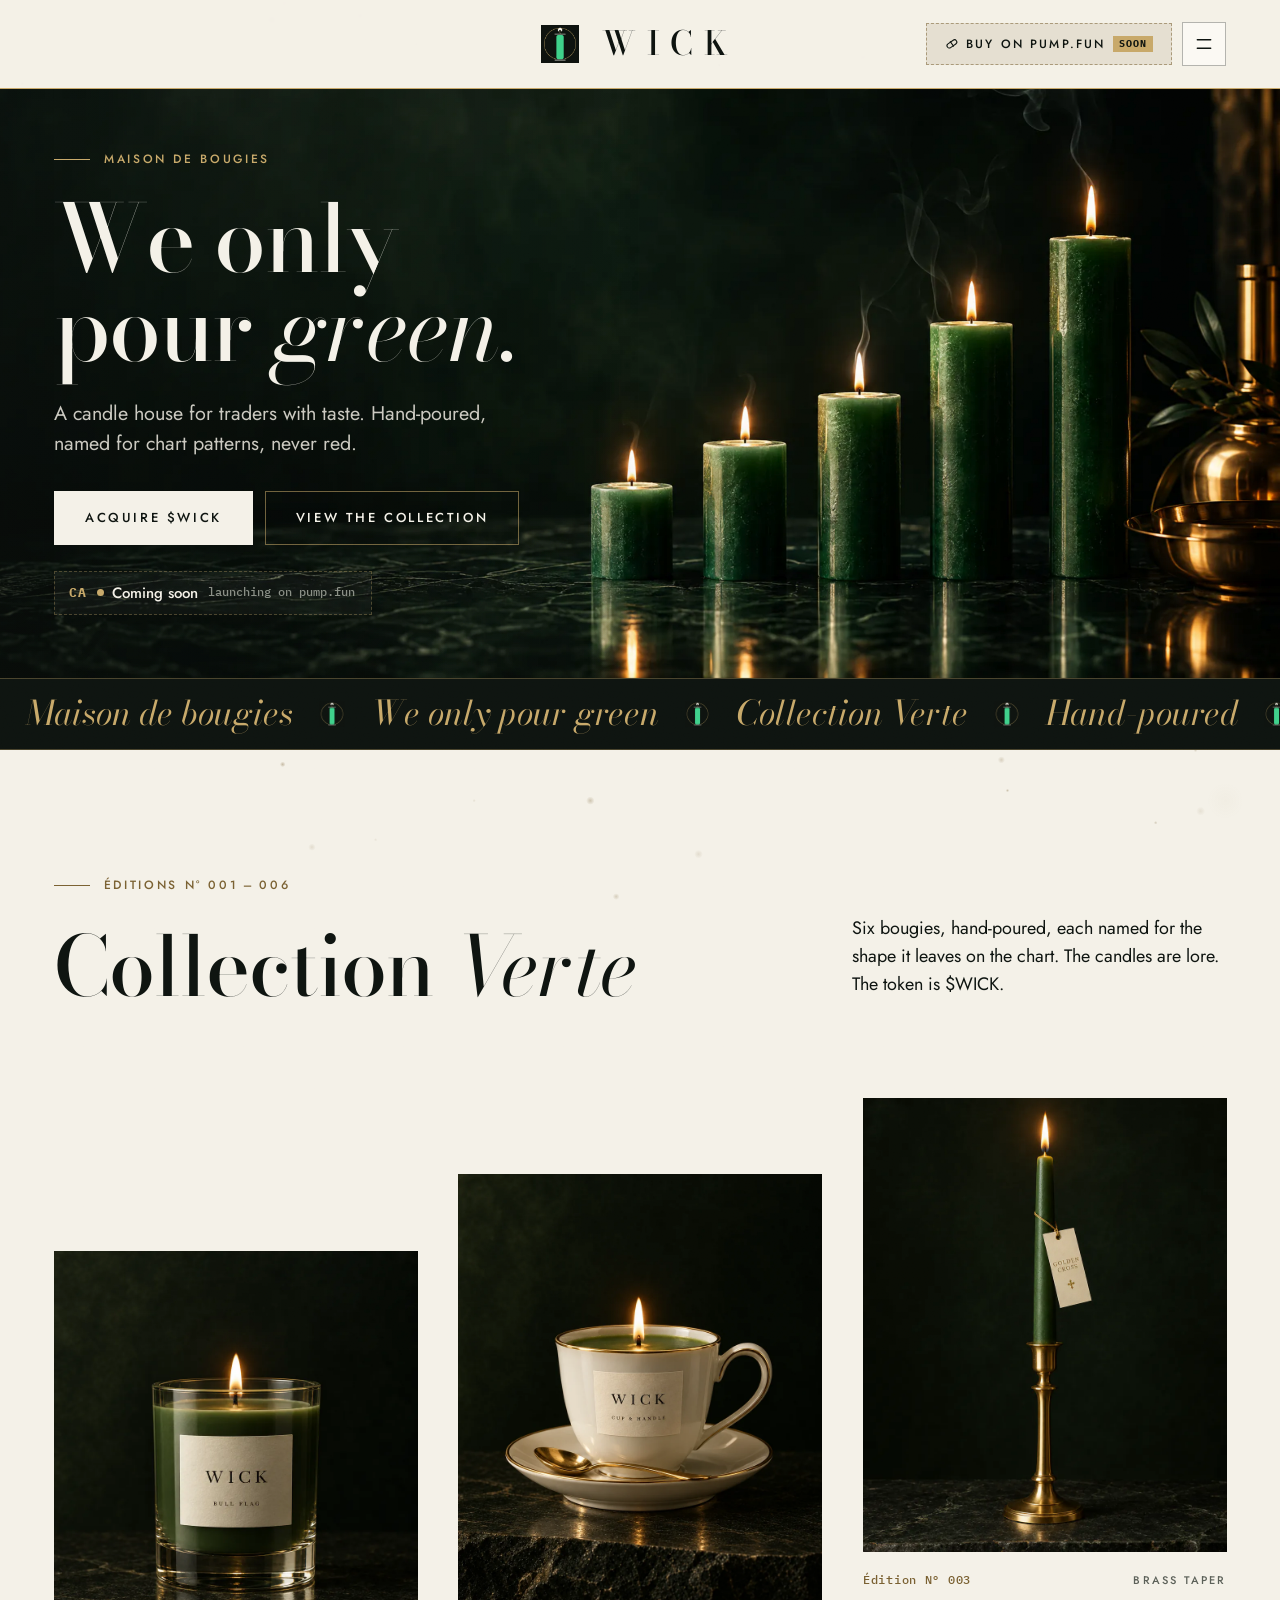
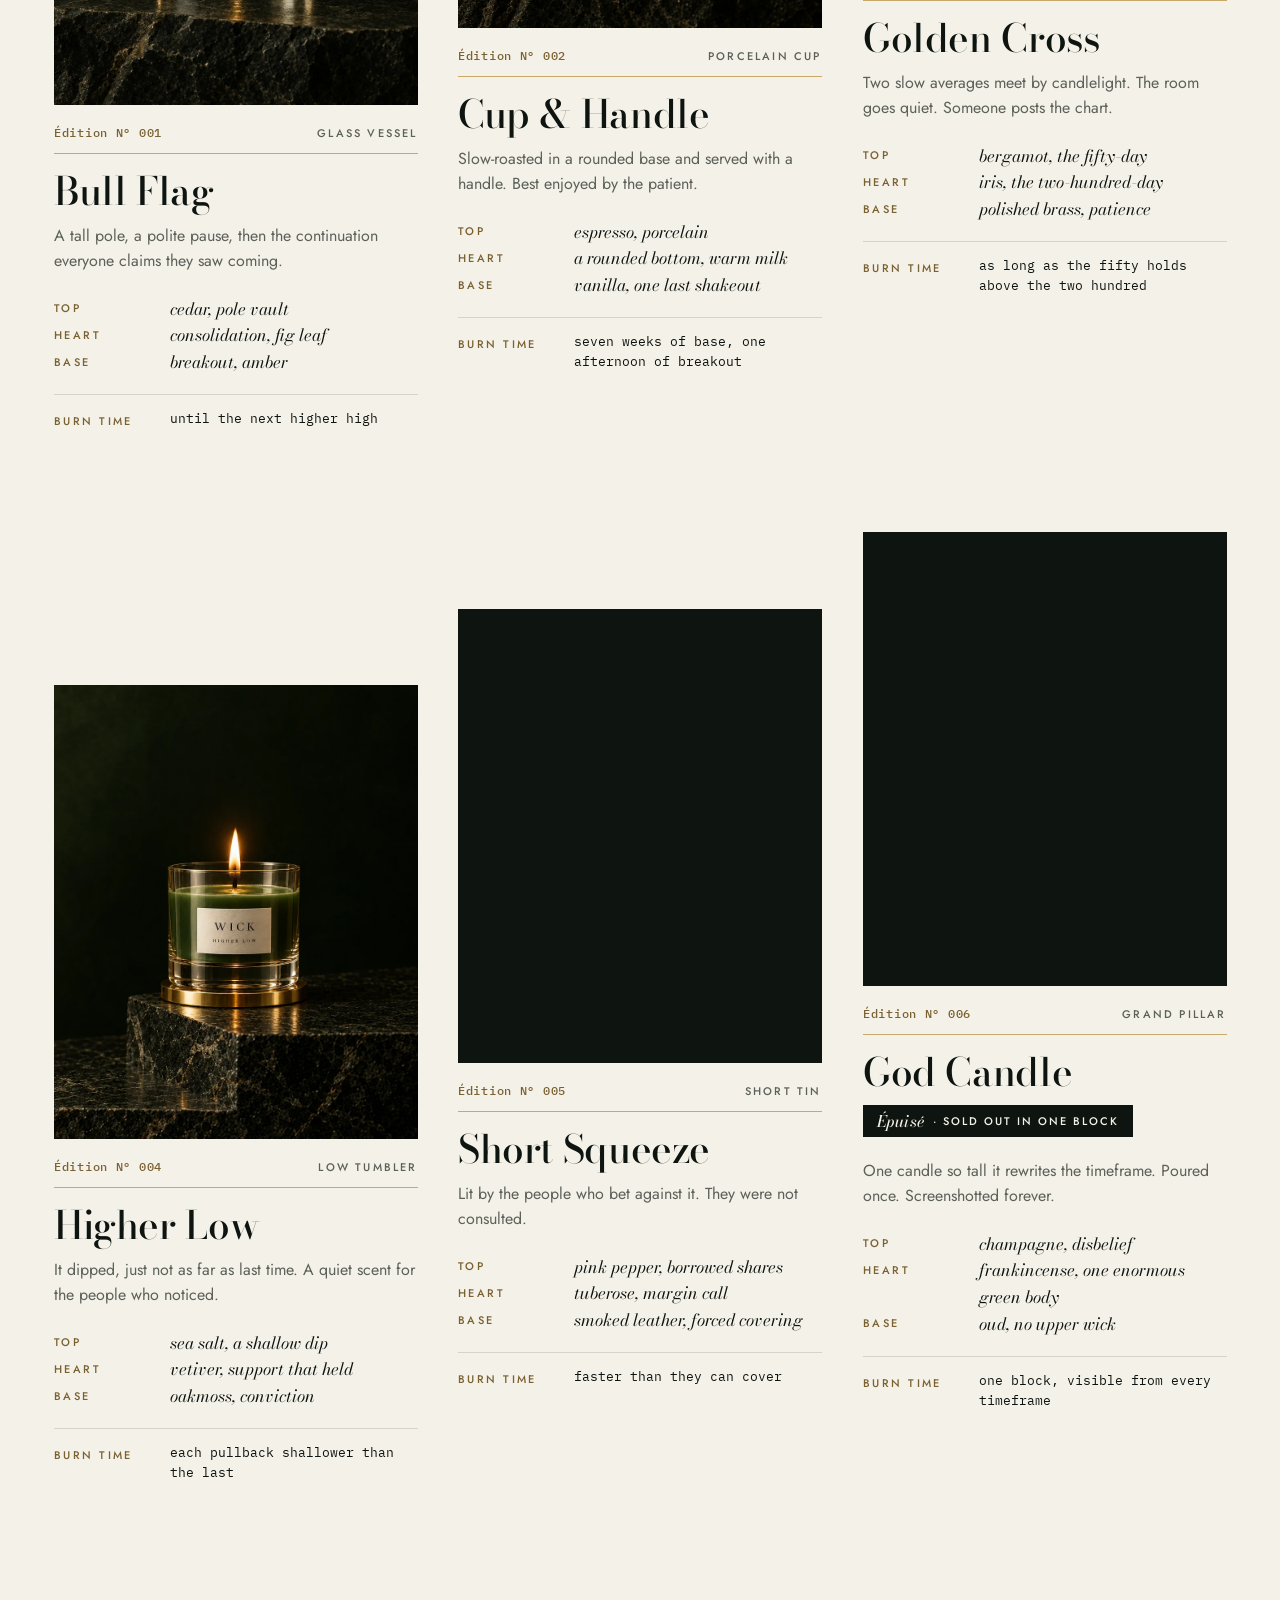
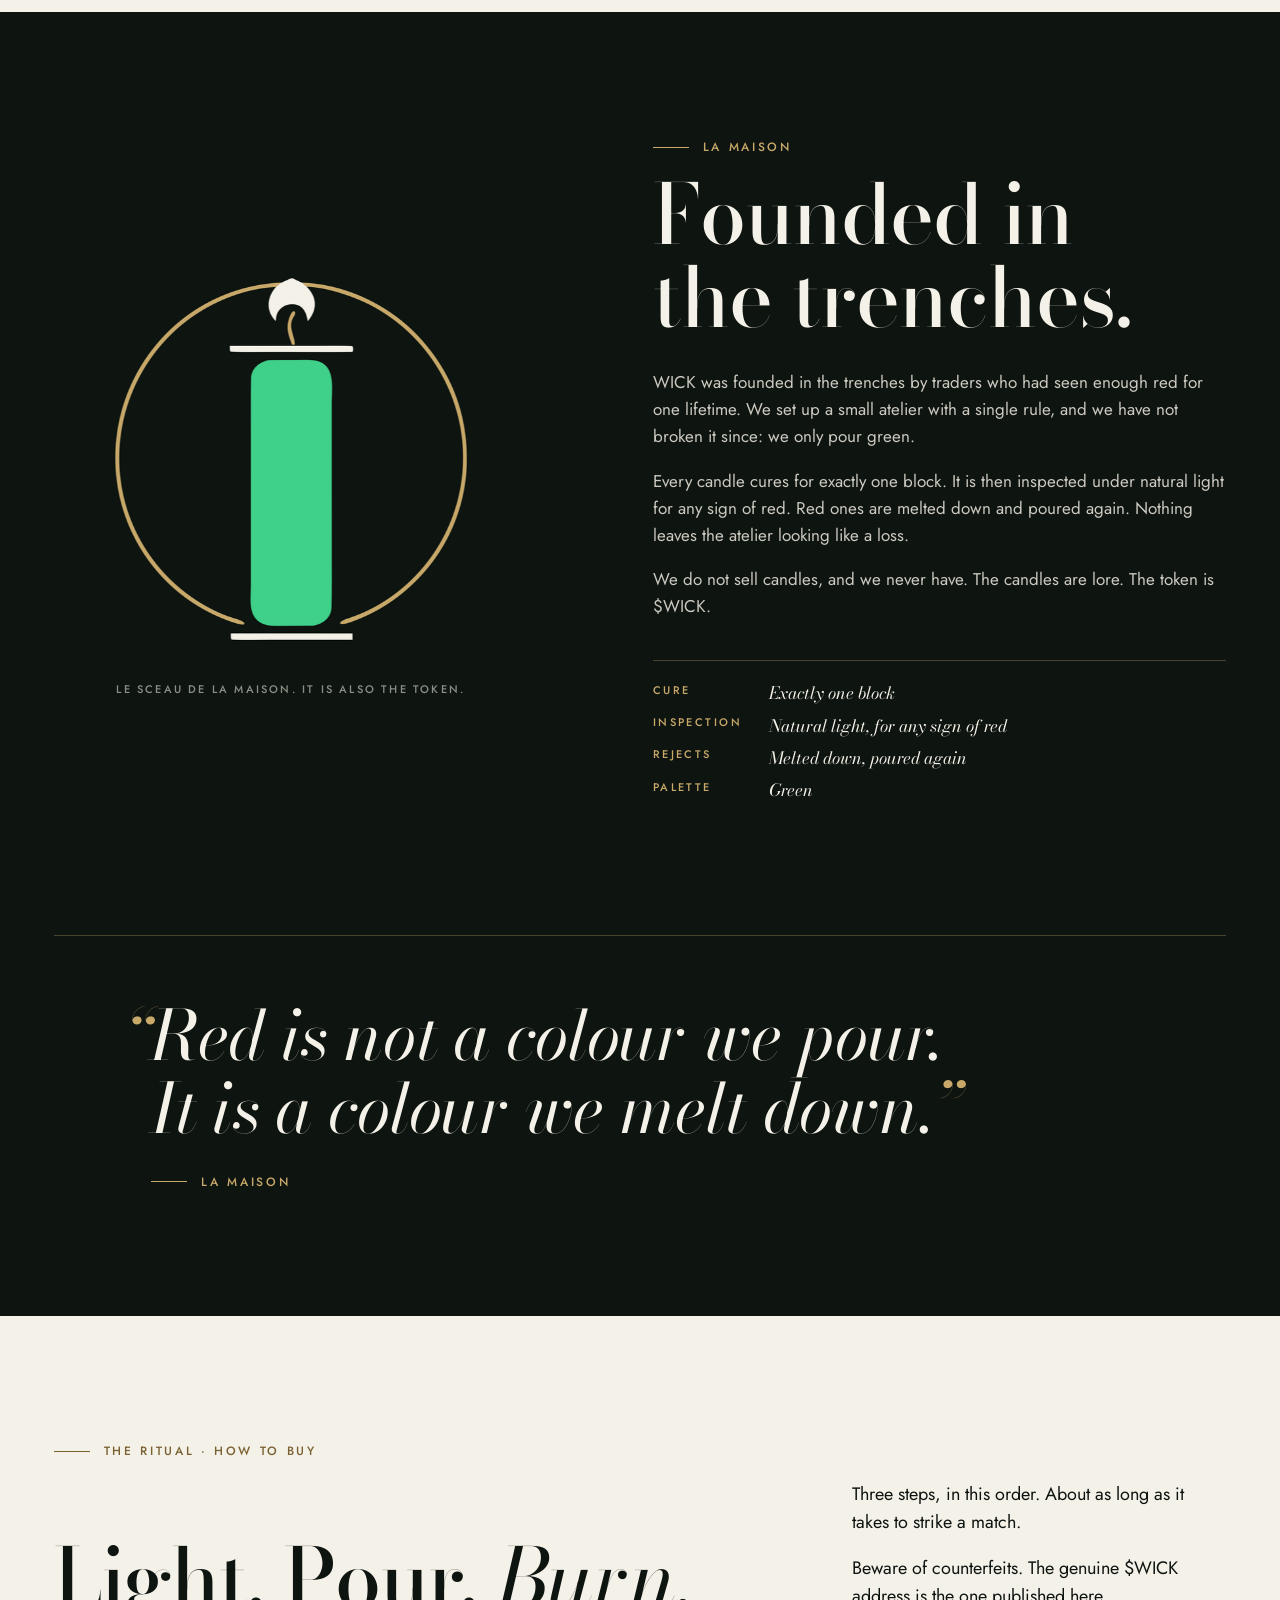
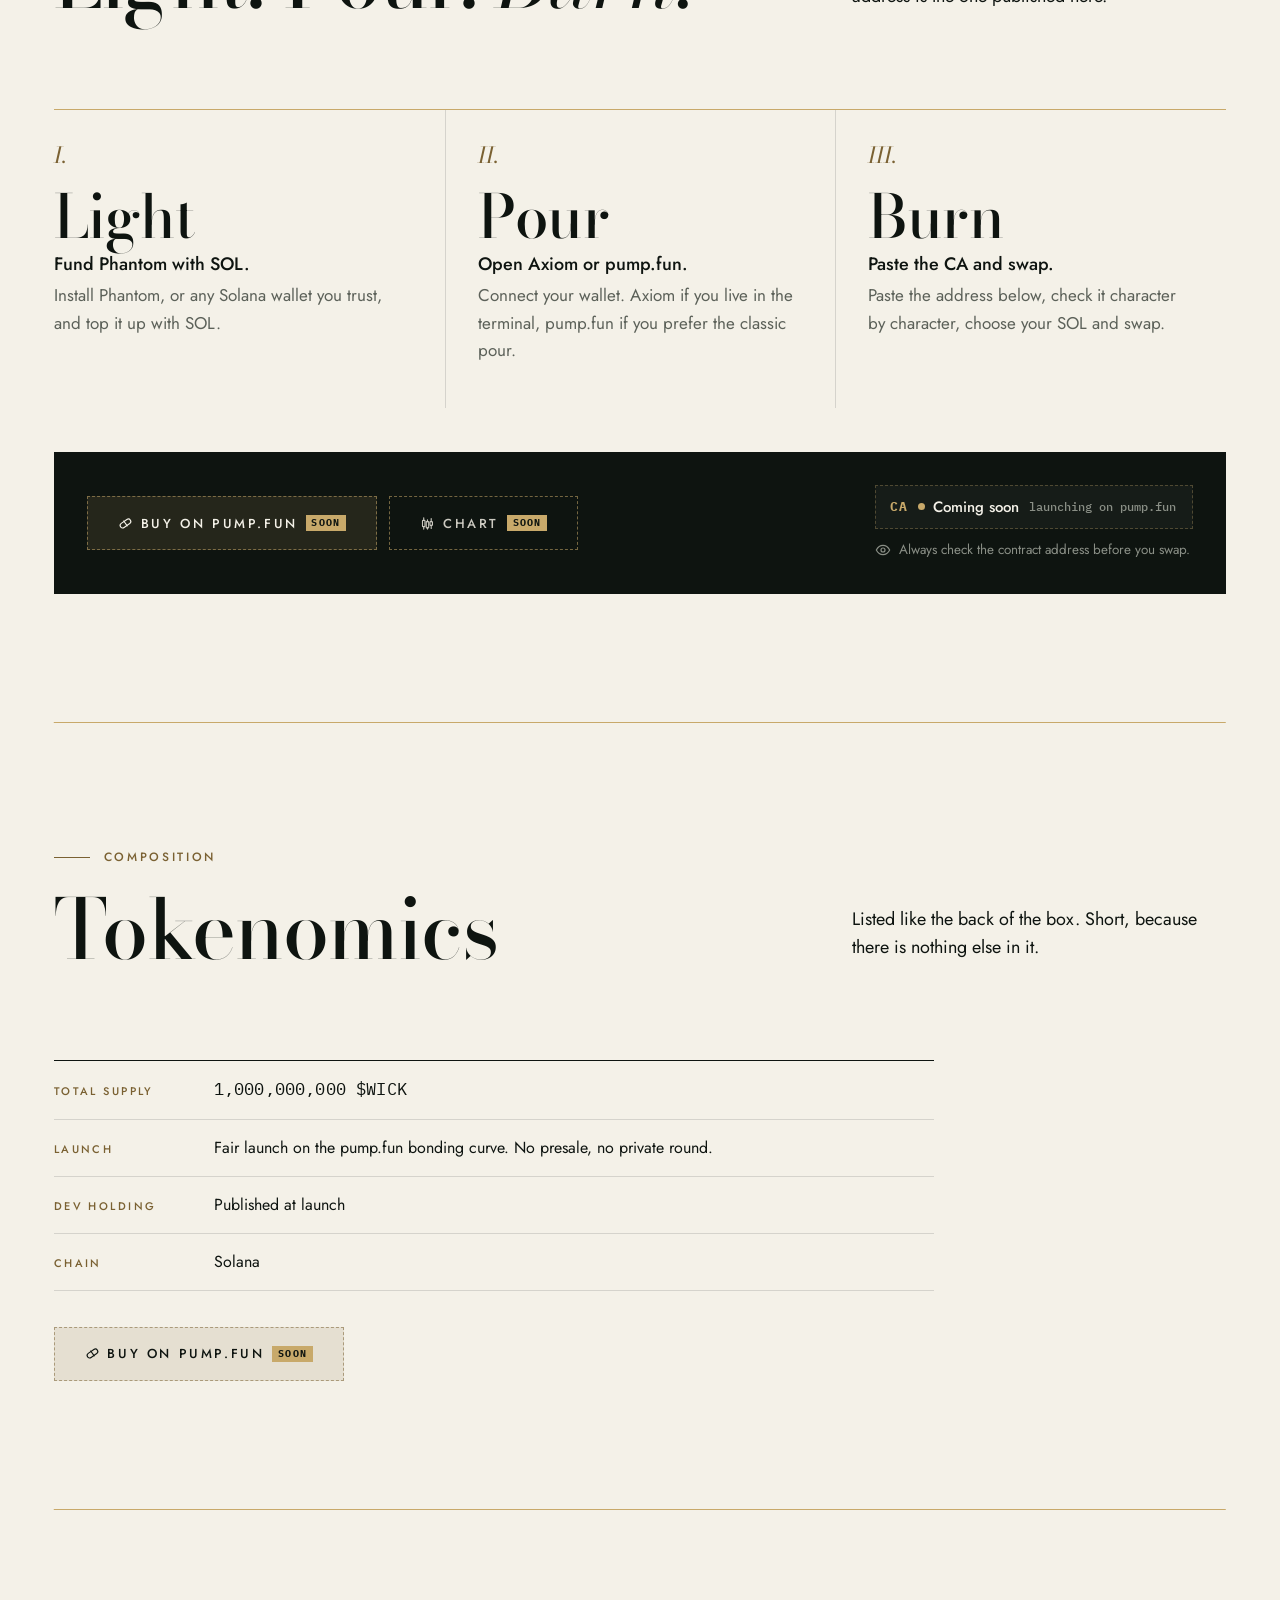
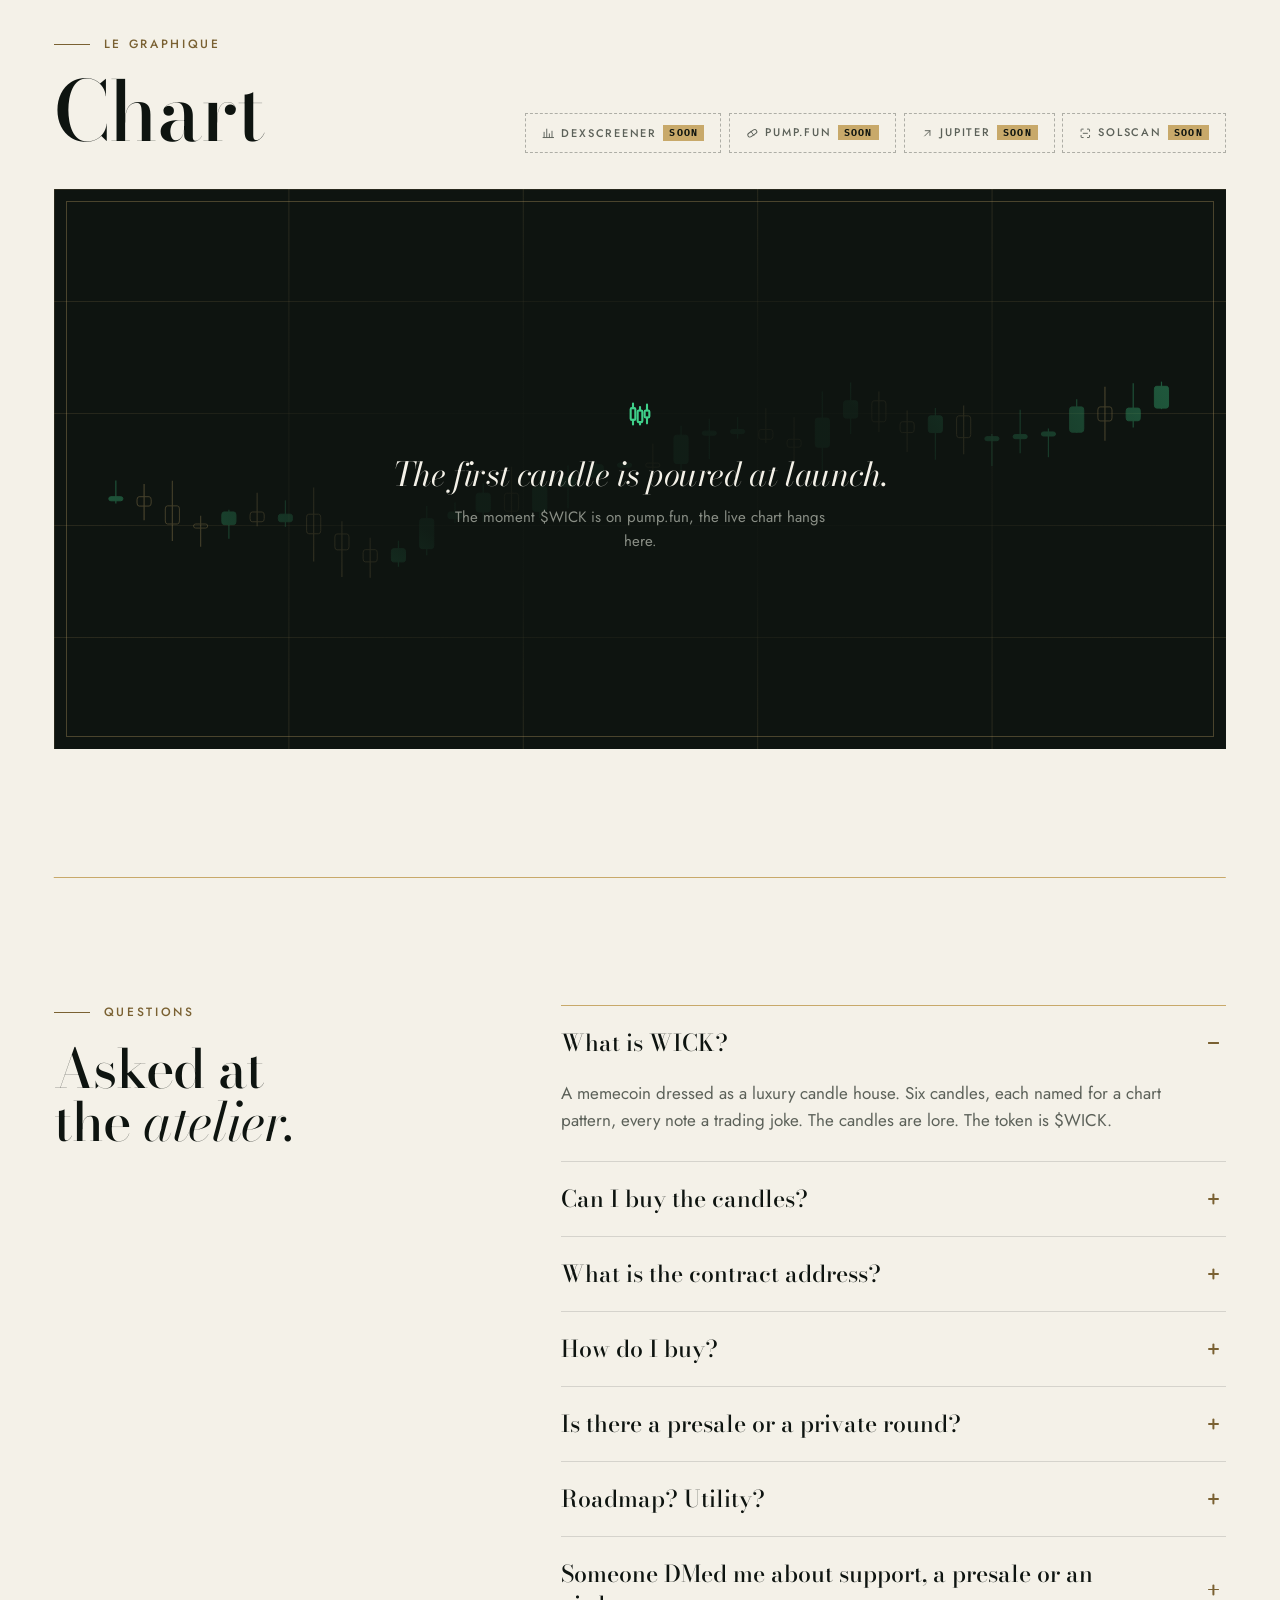
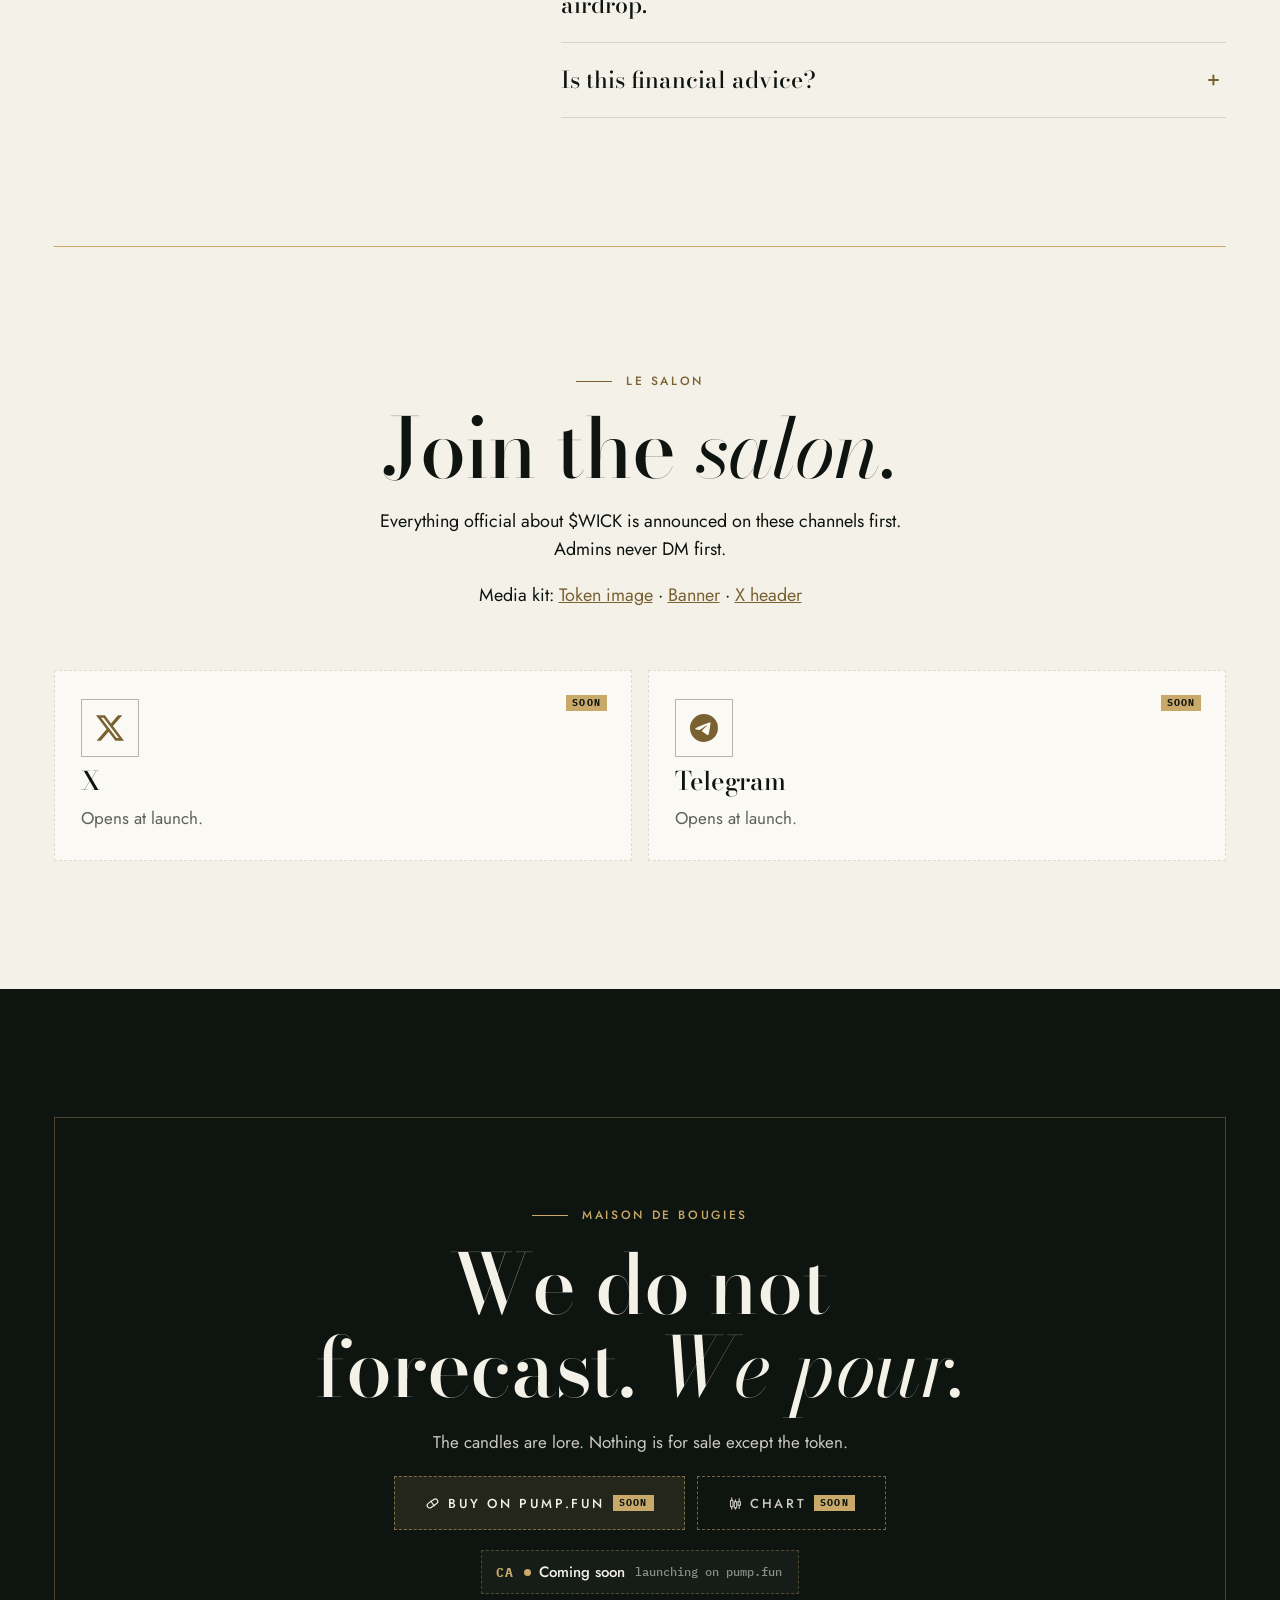
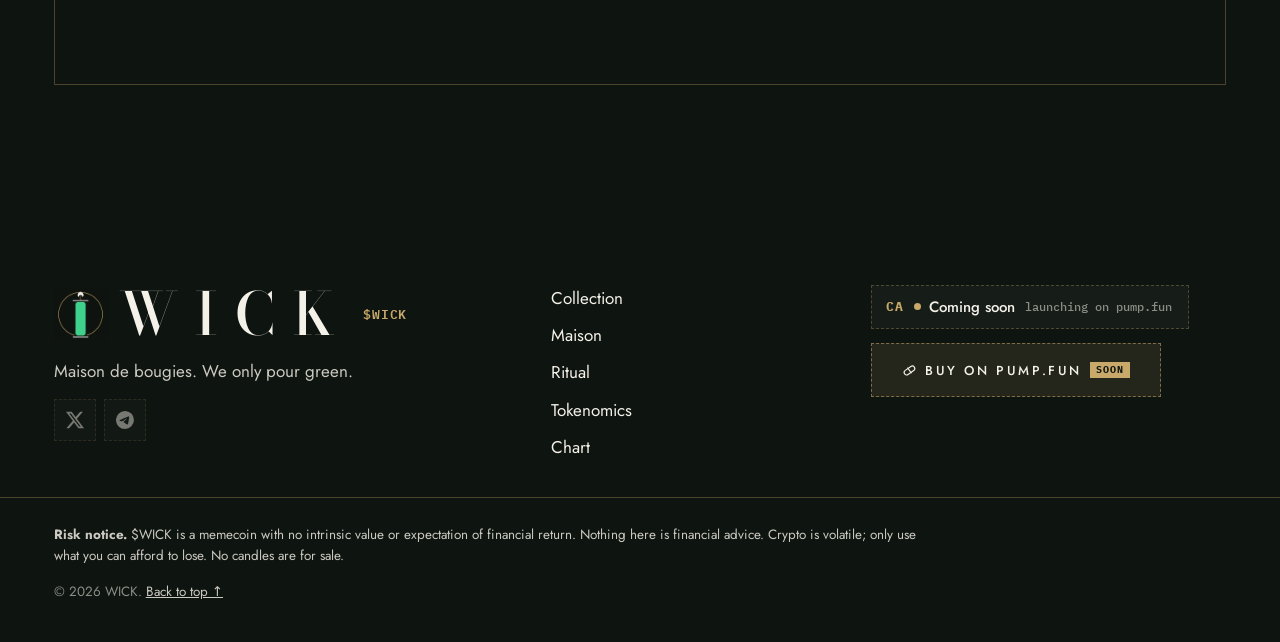
<file: index.html>
<!doctype html>
<html lang="en" class="no-js" data-theme="luxe" data-mode="light" data-effect="dust" data-cursor="none" data-launched="false">
<head>
<meta charset="utf-8">
<meta name="viewport" content="width=device-width, initial-scale=1, viewport-fit=cover">
<title>WICK ($WICK) · Maison de bougies. We only pour green.</title>
<meta name="description" content="The luxury candle house that only pours green candles. Six bougies, each named for a chart pattern. The candles are lore; the token is $WICK on Solana.">

<meta name="theme-color" content="#F4F1E8">


<meta property="og:type" content="website">
<meta property="og:site_name" content="WICK">
<meta property="og:title" content="WICK ($WICK) · Maison de bougies. We only pour green.">
<meta property="og:description" content="The luxury candle house that only pours green candles. Six bougies, each named for a chart pattern. The candles are lore; the token is $WICK on Solana.">

<meta property="og:image" content="images/kit/og.png">
<meta property="og:image:width" content="1200">
<meta property="og:image:height" content="630">
<meta property="og:image:alt" content="WICK ($WICK)">
<meta name="twitter:card" content="summary_large_image">
<meta name="twitter:title" content="WICK ($WICK) · Maison de bougies. We only pour green.">
<meta name="twitter:description" content="The luxury candle house that only pours green candles. Six bougies, each named for a chart pattern. The candles are lore; the token is $WICK on Solana.">
<meta name="twitter:image" content="images/kit/og.png">

<link rel="icon" href="images/kit/favicon.ico" sizes="any">
<link rel="icon" type="image/png" sizes="32x32" href="images/kit/favicon-32.png">
<link rel="apple-touch-icon" href="images/kit/apple-touch-icon.png">
<link rel="manifest" href="site.webmanifest">
<link rel="preconnect" href="https://fonts.googleapis.com">
<link rel="preconnect" href="https://fonts.gstatic.com" crossorigin>
<link rel="stylesheet" href="https://fonts.googleapis.com/css2?family=Bodoni+Moda:ital,opsz,wght@0,6..96,400..800;1,6..96,400..800&amp;family=Jost:wght@300;400;500;600&amp;family=IBM+Plex+Mono:wght@400;500&amp;display=swap">
<link rel="stylesheet" href="engine/engine.css?v=1.0.0-mvjtff9j">
<link rel="stylesheet" href="engine/themes/luxe.css?v=1.0.0-mvjtff9j">

<script>document.documentElement.classList.replace("no-js","js")</script>
<script type="application/ld+json">{"@context":"https://schema.org","@type":"WebSite","name":"WICK ($WICK)","description":"The luxury candle house that only pours green candles. Six bougies, each named for a chart pattern. The candles are lore; the token is $WICK on Solana."}</script>
<script defer src="https://meridian-collect.vercel.app/m.js?s=wick-boutique"></script>
</head>
<body>
<a class="skip" href="#main">Skip to content</a>
<div class="loader" data-loader aria-hidden="true">
        <div class="loader__mark"><img src="images/logo.webp" alt=""><canvas data-loader-canvas></canvas></div>
        <div class="loader__name">WICK</div>
        <div class="loader__bar"><span data-loader-bar></span></div>
        <div class="loader__status">Pouring green</div>
      </div>
<canvas class="fx" data-fx aria-hidden="true"></canvas>
<div class="grain" aria-hidden="true"></div>
<div class="progress" data-progress aria-hidden="true"></div>
<div class="cursor-glow" data-cursor aria-hidden="true"></div>

<header class="nav" data-nav>
  <div class="container nav__inner">
    <a class="nav__brand" href="#home" aria-label="WICK home">
      <img class="nav__logo" src="images/logo.webp" alt="" width="36" height="36">
      <span class="nav__name">WICK</span>
    </a>
    <nav class="nav__links" aria-label="Sections"><a href="#collection" data-spy="collection">Collection</a><a href="#maison" data-spy="maison">Maison</a><a href="#acquire" data-spy="acquire">Ritual</a><a href="#tokenomics" data-spy="tokenomics">Tokenomics</a><a href="#chart" data-spy="chart">Chart</a></nav>
    <div class="nav__actions">
      
      <button type="button" class="btn btn--primary btn--sm btn--soon" data-soon="buy" aria-disabled="true" data-tip="Goes live at launch"><svg class="i " viewBox="0 0 24 24" fill="none" stroke="currentColor" stroke-width="1.8" stroke-linecap="round" stroke-linejoin="round" aria-hidden="true"><rect x="2.5" y="8" width="19" height="8" rx="4" transform="rotate(-35 12 12)"/><path d="m9.2 8.1 5.6 7.8" /></svg><span>Buy on pump.fun</span><span class="btn__soon">Soon</span></button>
      <button type="button" class="nav__burger" data-burger aria-label="Menu" aria-expanded="false"><svg class="i " viewBox="0 0 24 24" fill="none" stroke="currentColor" stroke-width="1.8" stroke-linecap="round" stroke-linejoin="round" aria-hidden="true"><path d="M4 7h16M4 17h16"/></svg></button>
    </div>
  </div>
  <div class="nav__sheet" data-sheet hidden>
    <div class="container nav__sheet-inner">
      <div class="nav__sheet-links"><a href="#collection">Collection</a><a href="#maison">Maison</a><a href="#acquire">Ritual</a><a href="#tokenomics">Tokenomics</a><a href="#chart">Chart</a></div>
      <div class="ca ca--soon" data-ca><span class="ca__label">CA</span><span class="ca__value"><span class="ca__dot" aria-hidden="true"></span>Coming soon</span><span class="ca__hint">launching on pump.fun</span></div>
      <div class="nav__sheet-actions"><button type="button" class="btn btn--primary btn--soon" data-soon="buy" aria-disabled="true" data-tip="Goes live at launch"><svg class="i " viewBox="0 0 24 24" fill="none" stroke="currentColor" stroke-width="1.8" stroke-linecap="round" stroke-linejoin="round" aria-hidden="true"><rect x="2.5" y="8" width="19" height="8" rx="4" transform="rotate(-35 12 12)"/><path d="m9.2 8.1 5.6 7.8" /></svg><span>Buy on pump.fun</span><span class="btn__soon">Soon</span></button></div>
    </div>
  </div>
</header>
<main id="main">
<section data-tone="invert" id="home" class="sec hero hero--poster" data-hero>
    <div class="hero__bg" aria-hidden="true"><img src="images/hero-2400.webp" alt="" width="2400" height="1029" loading="eager" decoding="async" fetchpriority="high"></div>
    <div class="container hero__inner">
      <div class="hero__copy">
        <p class="eyebrow hero__eyebrow" data-hero-in style="--hi:1"><span class="live-dot" aria-hidden="true"></span>Maison de bougies</p>
        <h1 class="hero__title display" aria-label="We only pour green." style="--title-chars:6" data-split="chars">We only<br>pour <em>green.</em></h1>
        
        <div class="hero__text" data-hero-in style="--hi:3"><p>A candle house for traders with taste. Hand-poured, named for chart patterns, never red.</p></div>
        <div class="hero__cta" data-hero-in style="--hi:4"><a class="btn btn--primary btn--lg" href="#acquire"><span>Acquire $WICK</span></a><a class="btn btn--ghost btn--lg" href="#collection"><span>View the collection</span></a></div>
        <div class="hero__meta" data-hero-in style="--hi:5">
          <div class="ca ca--soon" data-ca><span class="ca__label">CA</span><span class="ca__value"><span class="ca__dot" aria-hidden="true"></span>Coming soon</span><span class="ca__hint">launching on pump.fun</span></div>
          
        </div>
        
      </div>
      
    </div>
    <a class="hero__scroll" href="#main-next" aria-label="Scroll down"><span></span></a>
  </section>
<div id="main-next" class="anchor" aria-hidden="true"></div><section id="marquee" class="marquee" aria-label="Maison de bougies · We only pour green · Collection Verte · Hand-poured · Cured for exactly one block · Inspected under natural light · Red ones are melted down and poured again · The first candle is poured at launch · The candles are lore. The token is $WICK">
    <div class="marquee__track" style="--speed:90s" aria-hidden="true"><div class="marquee__run"><span class="marquee__item">Maison de bougies</span><span class="marquee__sep" aria-hidden="true"><img src="images/logo.webp" alt=""></span><span class="marquee__item">We only pour green</span><span class="marquee__sep" aria-hidden="true"><img src="images/logo.webp" alt=""></span><span class="marquee__item">Collection Verte</span><span class="marquee__sep" aria-hidden="true"><img src="images/logo.webp" alt=""></span><span class="marquee__item">Hand-poured</span><span class="marquee__sep" aria-hidden="true"><img src="images/logo.webp" alt=""></span><span class="marquee__item">Cured for exactly one block</span><span class="marquee__sep" aria-hidden="true"><img src="images/logo.webp" alt=""></span><span class="marquee__item">Inspected under natural light</span><span class="marquee__sep" aria-hidden="true"><img src="images/logo.webp" alt=""></span><span class="marquee__item">Red ones are melted down and poured again</span><span class="marquee__sep" aria-hidden="true"><img src="images/logo.webp" alt=""></span><span class="marquee__item">The first candle is poured at launch</span><span class="marquee__sep" aria-hidden="true"><img src="images/logo.webp" alt=""></span><span class="marquee__item">The candles are lore. The token is $WICK</span><span class="marquee__sep" aria-hidden="true"><img src="images/logo.webp" alt=""></span><span class="marquee__item">Maison de bougies</span><span class="marquee__sep" aria-hidden="true"><img src="images/logo.webp" alt=""></span><span class="marquee__item">We only pour green</span><span class="marquee__sep" aria-hidden="true"><img src="images/logo.webp" alt=""></span><span class="marquee__item">Collection Verte</span><span class="marquee__sep" aria-hidden="true"><img src="images/logo.webp" alt=""></span><span class="marquee__item">Hand-poured</span><span class="marquee__sep" aria-hidden="true"><img src="images/logo.webp" alt=""></span><span class="marquee__item">Cured for exactly one block</span><span class="marquee__sep" aria-hidden="true"><img src="images/logo.webp" alt=""></span><span class="marquee__item">Inspected under natural light</span><span class="marquee__sep" aria-hidden="true"><img src="images/logo.webp" alt=""></span><span class="marquee__item">Red ones are melted down and poured again</span><span class="marquee__sep" aria-hidden="true"><img src="images/logo.webp" alt=""></span><span class="marquee__item">The first candle is poured at launch</span><span class="marquee__sep" aria-hidden="true"><img src="images/logo.webp" alt=""></span><span class="marquee__item">The candles are lore. The token is $WICK</span><span class="marquee__sep" aria-hidden="true"><img src="images/logo.webp" alt=""></span></div><div class="marquee__run"><span class="marquee__item">Maison de bougies</span><span class="marquee__sep" aria-hidden="true"><img src="images/logo.webp" alt=""></span><span class="marquee__item">We only pour green</span><span class="marquee__sep" aria-hidden="true"><img src="images/logo.webp" alt=""></span><span class="marquee__item">Collection Verte</span><span class="marquee__sep" aria-hidden="true"><img src="images/logo.webp" alt=""></span><span class="marquee__item">Hand-poured</span><span class="marquee__sep" aria-hidden="true"><img src="images/logo.webp" alt=""></span><span class="marquee__item">Cured for exactly one block</span><span class="marquee__sep" aria-hidden="true"><img src="images/logo.webp" alt=""></span><span class="marquee__item">Inspected under natural light</span><span class="marquee__sep" aria-hidden="true"><img src="images/logo.webp" alt=""></span><span class="marquee__item">Red ones are melted down and poured again</span><span class="marquee__sep" aria-hidden="true"><img src="images/logo.webp" alt=""></span><span class="marquee__item">The first candle is poured at launch</span><span class="marquee__sep" aria-hidden="true"><img src="images/logo.webp" alt=""></span><span class="marquee__item">The candles are lore. The token is $WICK</span><span class="marquee__sep" aria-hidden="true"><img src="images/logo.webp" alt=""></span><span class="marquee__item">Maison de bougies</span><span class="marquee__sep" aria-hidden="true"><img src="images/logo.webp" alt=""></span><span class="marquee__item">We only pour green</span><span class="marquee__sep" aria-hidden="true"><img src="images/logo.webp" alt=""></span><span class="marquee__item">Collection Verte</span><span class="marquee__sep" aria-hidden="true"><img src="images/logo.webp" alt=""></span><span class="marquee__item">Hand-poured</span><span class="marquee__sep" aria-hidden="true"><img src="images/logo.webp" alt=""></span><span class="marquee__item">Cured for exactly one block</span><span class="marquee__sep" aria-hidden="true"><img src="images/logo.webp" alt=""></span><span class="marquee__item">Inspected under natural light</span><span class="marquee__sep" aria-hidden="true"><img src="images/logo.webp" alt=""></span><span class="marquee__item">Red ones are melted down and poured again</span><span class="marquee__sep" aria-hidden="true"><img src="images/logo.webp" alt=""></span><span class="marquee__item">The first candle is poured at launch</span><span class="marquee__sep" aria-hidden="true"><img src="images/logo.webp" alt=""></span><span class="marquee__item">The candles are lore. The token is $WICK</span><span class="marquee__sep" aria-hidden="true"><img src="images/logo.webp" alt=""></span></div></div>
  </section>
<section id="collection" class="sec cards cards--product">
    <div class="container">
      <header class="sec__head sec__head--left" data-reveal><p class="eyebrow">Éditions N° 001 – 006</p><h2 class="sec__title display" data-split>Collection <em>Verte</em></h2><div class="sec__text"><p>Six bougies, hand-poured, each named for the shape it leaves on the chart. The candles are lore. The token is $WICK.</p></div></header>
      <div class="cards__grid" style="--cols:3">
        <article class="card card--product" data-reveal style="--i:0" data-tilt>
            <div class="card__media"><img src="images/bull-flag-896.webp" alt="Bull Flag: a green candle burning in a heavy glass vessel with an ivory label reading WICK, Bull Flag, on dark stone." width="896" height="1120" loading="lazy" decoding="async"></div>
            <div class="card__body">
              <p class="card__meta"><span class="card__number">Édition N° 001</span><span class="card__tag">Glass vessel</span></p>
              
              <h3 class="card__title">Bull Flag</h3>
              <div class="card__text"><p>A tall pole, a polite pause, then the continuation everyone claims they saw coming.</p><p><strong>Top</strong> <em>cedar, pole vault</em><br><strong>Heart</strong> <em>consolidation, fig leaf</em><br><strong>Base</strong> <em>breakout, amber</em></p><p><strong>Burn time</strong> until the next higher high</p></div>
            </div></article><article class="card card--product" data-reveal style="--i:1" data-tilt>
            <div class="card__media"><img src="images/product-cup-and-handle.webp" alt="Cup &amp; Handle: a green candle burning in a gold-rimmed porcelain cup on a saucer with a brass spoon, its ivory label reading WICK, Cup &amp; Handle, on dark stone." width="896" height="1120" loading="lazy" decoding="async"></div>
            <div class="card__body">
              <p class="card__meta"><span class="card__number">Édition N° 002</span><span class="card__tag">Porcelain cup</span></p>
              
              <h3 class="card__title">Cup &amp; Handle</h3>
              <div class="card__text"><p>Slow-roasted in a rounded base and served with a handle. Best enjoyed by the patient.</p><p><strong>Top</strong> <em>espresso, porcelain</em><br><strong>Heart</strong> <em>a rounded bottom, warm milk</em><br><strong>Base</strong> <em>vanilla, one last shakeout</em></p><p><strong>Burn time</strong> seven weeks of base, one afternoon of breakout</p></div>
            </div></article><article class="card card--product" data-reveal style="--i:2" data-tilt>
            <div class="card__media"><img src="images/golden-cross-896.webp" alt="Golden Cross: a slim green taper burning in a polished brass holder, with an ivory tag reading Golden Cross." width="896" height="1120" loading="lazy" decoding="async"></div>
            <div class="card__body">
              <p class="card__meta"><span class="card__number">Édition N° 003</span><span class="card__tag">Brass taper</span></p>
              
              <h3 class="card__title">Golden Cross</h3>
              <div class="card__text"><p>Two slow averages meet by candlelight. The room goes quiet. Someone posts the chart.</p><p><strong>Top</strong> <em>bergamot, the fifty-day</em><br><strong>Heart</strong> <em>iris, the two-hundred-day</em><br><strong>Base</strong> <em>polished brass, patience</em></p><p><strong>Burn time</strong> as long as the fifty holds above the two hundred</p></div>
            </div></article><article class="card card--product" data-reveal style="--i:3" data-tilt>
            <div class="card__media"><img src="images/product-higher-low.webp" alt="Higher Low: a green candle burning in a low crystal tumbler on a brass coaster, standing on the higher of two stone steps, its ivory label reading WICK, Higher Low." width="896" height="1120" loading="lazy" decoding="async"></div>
            <div class="card__body">
              <p class="card__meta"><span class="card__number">Édition N° 004</span><span class="card__tag">Low tumbler</span></p>
              
              <h3 class="card__title">Higher Low</h3>
              <div class="card__text"><p>It dipped, just not as far as last time. A quiet scent for the people who noticed.</p><p><strong>Top</strong> <em>sea salt, a shallow dip</em><br><strong>Heart</strong> <em>vetiver, support that held</em><br><strong>Base</strong> <em>oakmoss, conviction</em></p><p><strong>Burn time</strong> each pullback shallower than the last</p></div>
            </div></article><article class="card card--product" data-reveal style="--i:4" data-tilt>
            <div class="card__media"><img src="images/product-short-squeeze.webp" alt="Short Squeeze: a green candle with a tall flame in a short brass tin, its lid leaning beside it, the ivory label reading WICK, Short Squeeze, on dark stone." width="896" height="1120" loading="lazy" decoding="async"></div>
            <div class="card__body">
              <p class="card__meta"><span class="card__number">Édition N° 005</span><span class="card__tag">Short tin</span></p>
              
              <h3 class="card__title">Short Squeeze</h3>
              <div class="card__text"><p>Lit by the people who bet against it. They were not consulted.</p><p><strong>Top</strong> <em>pink pepper, borrowed shares</em><br><strong>Heart</strong> <em>tuberose, margin call</em><br><strong>Base</strong> <em>smoked leather, forced covering</em></p><p><strong>Burn time</strong> faster than they can cover</p></div>
            </div></article><article class="card card--product" data-reveal style="--i:5" data-tilt>
            <div class="card__media"><img src="images/god-candle-896.webp" alt="God Candle: an enormous bright green pillar candle towering over tiny candles, with an ivory card reading God Candle leaning against it." width="896" height="1120" loading="lazy" decoding="async"></div>
            <div class="card__body">
              <p class="card__meta"><span class="card__number">Édition N° 006</span><span class="card__tag">Grand pillar</span></p>
              
              <h3 class="card__title">God Candle</h3>
              <div class="card__text"><p><mark><em>Épuisé</em> · Sold out in one block</mark></p><p>One candle so tall it rewrites the timeframe. Poured once. Screenshotted forever.</p><p><strong>Top</strong> <em>champagne, disbelief</em><br><strong>Heart</strong> <em>frankincense, one enormous green body</em><br><strong>Base</strong> <em>oud, no upper wick</em></p><p><strong>Burn time</strong> one block, visible from every timeframe</p></div>
            </div></article>
      </div>
    </div>
  </section>
<section data-tone="invert" id="maison" class="sec lore lore--image-left">
    <div class="container lore__grid">
      <figure class="lore__art" data-reveal data-tilt>
            <img src="images/seal-640.webp" alt="The house seal: a green candle drawn like a candlestick, a small flame above it, inside a thin brass ring." width="640" height="640" loading="lazy" decoding="async">
            <figcaption class="lore__quote">Le sceau de la Maison. It is also the token.</figcaption>
          </figure>
      <div class="lore__copy">
        <header class="sec__head sec__head--left" data-reveal><p class="eyebrow">La Maison</p><h2 class="sec__title display" data-split>Founded in the trenches.</h2></header>
        <div class="lore__text prose" data-reveal><p>WICK was founded in the trenches by traders who had seen enough red for one lifetime. We set up a small atelier with a single rule, and we have not broken it since: we only pour green.</p><p>Every candle cures for exactly one block. It is then inspected under natural light for any sign of red. Red ones are melted down and poured again. Nothing leaves the atelier looking like a loss.</p><p>We do not sell candles, and we never have. The candles are lore. The token is $WICK.</p><p><strong>Cure</strong> <em>Exactly one block</em><br><strong>Inspection</strong> <em>Natural light, for any sign of red</em><br><strong>Rejects</strong> <em>Melted down, poured again</em><br><strong>Palette</strong> <em>Green</em></p></div>
        
      </div>
    </div>
  </section>
<section data-tone="invert" id="house-line" class="sec custom"><div class="container"><figure><blockquote><p>Red is not a colour we pour. It is a colour we melt&nbsp;down.</p></blockquote><figcaption>La Maison</figcaption></figure></div></section>
<section id="acquire" class="sec how">
    <div class="container">
      <header class="sec__head sec__head--left" data-reveal><p class="eyebrow">The Ritual · How to buy</p><h2 class="sec__title display" data-split>Light. Pour. <em>Burn.</em></h2><div class="sec__text"><p>Three steps, in this order. About as long as it takes to strike a match.</p><p>Beware of counterfeits. The genuine $WICK address is the one published here.</p></div></header>
      <ol class="steps steps--cards steps--buy">
    <li class="step card" data-reveal style="--i:0">
      <span class="step__n num">01</span>
      <div class="step__body">
        <h3 class="step__title">Light</h3>
        <div class="step__text"><p><strong>Fund Phantom with SOL.</strong><br>Install Phantom, or any Solana wallet you trust, and top it up with SOL.</p></div>
      </div>
    </li><li class="step card" data-reveal style="--i:1">
      <span class="step__n num">02</span>
      <div class="step__body">
        <h3 class="step__title">Pour</h3>
        <div class="step__text"><p><strong>Open Axiom or pump.fun.</strong><br>Connect your wallet. Axiom if you live in the terminal, pump.fun if you prefer the classic pour.</p></div>
      </div>
    </li><li class="step card" data-reveal style="--i:2">
      <span class="step__n num">03</span>
      <div class="step__body">
        <h3 class="step__title">Burn</h3>
        <div class="step__text"><p><strong>Paste the CA and swap.</strong><br>Paste the address below, check it character by character, choose your SOL and swap.</p></div>
      </div>
    </li>
  </ol>
      <div class="how__cta" data-reveal>
            <div class="how__buttons"><button type="button" class="btn btn--primary btn--lg btn--soon" data-soon="buy" aria-disabled="true" data-tip="Goes live at launch"><svg class="i " viewBox="0 0 24 24" fill="none" stroke="currentColor" stroke-width="1.8" stroke-linecap="round" stroke-linejoin="round" aria-hidden="true"><rect x="2.5" y="8" width="19" height="8" rx="4" transform="rotate(-35 12 12)"/><path d="m9.2 8.1 5.6 7.8" /></svg><span>Buy on pump.fun</span><span class="btn__soon">Soon</span></button><button type="button" class="btn btn--ghost btn--lg btn--soon" data-soon="chart" aria-disabled="true" data-tip="Chart goes live at launch"><svg class="i " viewBox="0 0 24 24" fill="none" stroke="currentColor" stroke-width="1.8" stroke-linecap="round" stroke-linejoin="round" aria-hidden="true"><path d="M6 3v4M6 17v4M12 6v3M12 19v2M18 4v5M18 15v5"/><rect x="4" y="7" width="4" height="10" rx="1"/><rect x="10" y="9" width="4" height="10" rx="1"/><rect x="16" y="9" width="4" height="6" rx="1"/></svg><span>Chart</span><span class="btn__soon">Soon</span></button></div>
            <div class="how__verify"><div class="ca ca--soon" data-ca><span class="ca__label">CA</span><span class="ca__value"><span class="ca__dot" aria-hidden="true"></span>Coming soon</span><span class="ca__hint">launching on pump.fun</span></div><p class="how__note"><svg class="i " viewBox="0 0 24 24" fill="none" stroke="currentColor" stroke-width="1.8" stroke-linecap="round" stroke-linejoin="round" aria-hidden="true"><path d="M2 12s3.6-7 10-7 10 7 10 7-3.6 7-10 7S2 12 2 12Z"/><circle cx="12" cy="12" r="3"/></svg>Always check the contract address before you swap.</p></div>
          </div>
    </div>
  </section>
<section id="tokenomics" class="sec tokenomics">
    <div class="container">
      <header class="sec__head sec__head--left" data-reveal><p class="eyebrow">Composition</p><h2 class="sec__title display" data-split>Tokenomics</h2><div class="sec__text"><p>Listed like the back of the box. Short, because there is nothing else in it.</p></div></header>
      <div class="tokenomics__layout">
        <dl class="tokenomics__facts">
          <div class="fact card" data-reveal style="--i:0"><dt>Total supply</dt><dd class="num">1,000,000,000 $WICK</dd></div><div class="fact card" data-reveal style="--i:1"><dt>Launch</dt><dd class="num">Fair launch on the pump.fun bonding curve. No presale, no private round.</dd></div><div class="fact card" data-reveal style="--i:2"><dt>Dev holding</dt><dd class="num">Published at launch</dd></div><div class="fact card" data-reveal style="--i:3"><dt>Chain</dt><dd class="num">Solana</dd></div>
        </dl>
        
      </div>
      <div class="tokenomics__cta" data-reveal><button type="button" class="btn btn--primary btn--soon" data-soon="buy" aria-disabled="true" data-tip="Goes live at launch"><svg class="i " viewBox="0 0 24 24" fill="none" stroke="currentColor" stroke-width="1.8" stroke-linecap="round" stroke-linejoin="round" aria-hidden="true"><rect x="2.5" y="8" width="19" height="8" rx="4" transform="rotate(-35 12 12)"/><path d="m9.2 8.1 5.6 7.8" /></svg><span>Buy on pump.fun</span><span class="btn__soon">Soon</span></button></div>
    </div>
  </section>
<section id="chart" class="sec chart">
    <div class="container">
      <div class="chart__head">
        <header class="sec__head sec__head--left" data-reveal><p class="eyebrow">Le graphique</p><h2 class="sec__title display" data-split>Chart</h2></header>
        <div class="chart__buttons" data-reveal><button type="button" class="btn btn--chip btn--soon" data-soon="dexscreener" aria-disabled="true" data-tip="Live at launch"><svg class="i " viewBox="0 0 24 24" fill="none" stroke="currentColor" stroke-width="1.8" stroke-linecap="round" stroke-linejoin="round" aria-hidden="true"><path d="M4 20V10M9 20V4M14 20v-7M19 20V8"/><path d="M2 20h20"/></svg><span>DexScreener</span><span class="btn__soon">Soon</span></button><button type="button" class="btn btn--chip btn--soon" data-soon="pumpfun" aria-disabled="true" data-tip="Live at launch"><svg class="i " viewBox="0 0 24 24" fill="none" stroke="currentColor" stroke-width="1.8" stroke-linecap="round" stroke-linejoin="round" aria-hidden="true"><rect x="2.5" y="8" width="19" height="8" rx="4" transform="rotate(-35 12 12)"/><path d="m9.2 8.1 5.6 7.8" /></svg><span>pump.fun</span><span class="btn__soon">Soon</span></button><button type="button" class="btn btn--chip btn--soon" data-soon="jupiter" aria-disabled="true" data-tip="Live at launch"><svg class="i " viewBox="0 0 24 24" fill="none" stroke="currentColor" stroke-width="1.8" stroke-linecap="round" stroke-linejoin="round" aria-hidden="true"><path d="M7 17 17 7M8 7h9v9"/></svg><span>Jupiter</span><span class="btn__soon">Soon</span></button><button type="button" class="btn btn--chip btn--soon" data-soon="solscan" aria-disabled="true" data-tip="Live at launch"><svg class="i " viewBox="0 0 24 24" fill="none" stroke="currentColor" stroke-width="1.8" stroke-linecap="round" stroke-linejoin="round" aria-hidden="true"><path d="M4 8V5a1 1 0 0 1 1-1h3M16 4h3a1 1 0 0 1 1 1v3M20 16v3a1 1 0 0 1-1 1h-3M8 20H5a1 1 0 0 1-1-1v-3"/><path d="M8 12h8"/></svg><span>Solscan</span><span class="btn__soon">Soon</span></button></div>
      </div>
      <div class="chart-skeleton" style="--h:560px" data-reveal>
        <svg class="chart-skeleton__svg" viewBox="0 0 780 220" preserveAspectRatio="none" aria-hidden="true"><g class="up" style="--i:0"><line x1="19" x2="19" y1="110.3" y2="121.6"/><rect x="14" y="118.2" width="10" height="2.0" rx="1.5"/></g><g class="down" style="--i:1"><line x1="39" x2="39" y1="112.0" y2="129.8"/><rect x="34" y="118.2" width="10" height="4.6" rx="1.5"/></g><g class="down" style="--i:2"><line x1="59" x2="59" y1="110.4" y2="139.9"/><rect x="54" y="122.7" width="10" height="8.9" rx="1.5"/></g><g class="down" style="--i:3"><line x1="79" x2="79" y1="127.6" y2="142.8"/><rect x="74" y="131.6" width="10" height="2.0" rx="1.5"/></g><g class="up" style="--i:4"><line x1="99" x2="99" y1="124.6" y2="138.8"/><rect x="94" y="125.7" width="10" height="6.2" rx="1.5"/></g><g class="down" style="--i:5"><line x1="119" x2="119" y1="116.3" y2="132.7"/><rect x="114" y="125.7" width="10" height="4.8" rx="1.5"/></g><g class="up" style="--i:6"><line x1="139" x2="139" y1="120.0" y2="133.0"/><rect x="134" y="126.8" width="10" height="3.7" rx="1.5"/></g><g class="down" style="--i:7"><line x1="159" x2="159" y1="113.7" y2="150.0"/><rect x="154" y="126.8" width="10" height="9.6" rx="1.5"/></g><g class="down" style="--i:8"><line x1="179" x2="179" y1="130.2" y2="157.6"/><rect x="174" y="136.5" width="10" height="7.8" rx="1.5"/></g><g class="down" style="--i:9"><line x1="199" x2="199" y1="138.4" y2="158.0"/><rect x="194" y="144.2" width="10" height="6.0" rx="1.5"/></g><g class="up" style="--i:10"><line x1="219" x2="219" y1="139.8" y2="152.6"/><rect x="214" y="143.7" width="10" height="6.5" rx="1.5"/></g><g class="up" style="--i:11"><line x1="239" x2="239" y1="122.8" y2="147.0"/><rect x="234" y="129.0" width="10" height="14.7" rx="1.5"/></g><g class="up" style="--i:12"><line x1="259" x2="259" y1="121.1" y2="131.1"/><rect x="254" y="125.7" width="10" height="3.3" rx="1.5"/></g><g class="up" style="--i:13"><line x1="279" x2="279" y1="111.6" y2="130.6"/><rect x="274" y="116.5" width="10" height="9.2" rx="1.5"/></g><g class="down" style="--i:14"><line x1="299" x2="299" y1="103.5" y2="128.7"/><rect x="294" y="116.5" width="10" height="8.8" rx="1.5"/></g><g class="up" style="--i:15"><line x1="319" x2="319" y1="106.7" y2="128.7"/><rect x="314" y="113.3" width="10" height="12.1" rx="1.5"/></g><g class="up" style="--i:16"><line x1="339" x2="339" y1="102.9" y2="123.9"/><rect x="334" y="108.5" width="10" height="4.8" rx="1.5"/></g><g class="up" style="--i:17"><line x1="359" x2="359" y1="100.6" y2="111.7"/><rect x="354" y="102.5" width="10" height="6.1" rx="1.5"/></g><g class="up" style="--i:18"><line x1="379" x2="379" y1="100.4" y2="103.2"/><rect x="374" y="101.7" width="10" height="2.0" rx="1.5"/></g><g class="down" style="--i:19"><line x1="399" x2="399" y1="92.2" y2="111.0"/><rect x="394" y="101.7" width="10" height="2.0" rx="1.5"/></g><g class="up" style="--i:20"><line x1="419" x2="419" y1="83.4" y2="108.0"/><rect x="414" y="88.0" width="10" height="13.9" rx="1.5"/></g><g class="up" style="--i:21"><line x1="439" x2="439" y1="79.9" y2="99.7"/><rect x="434" y="86.0" width="10" height="2.0" rx="1.5"/></g><g class="up" style="--i:22"><line x1="459" x2="459" y1="79.1" y2="89.7"/><rect x="454" y="85.2" width="10" height="2.0" rx="1.5"/></g><g class="down" style="--i:23"><line x1="479" x2="479" y1="74.8" y2="91.8"/><rect x="474" y="85.2" width="10" height="4.8" rx="1.5"/></g><g class="down" style="--i:24"><line x1="499" x2="499" y1="79.2" y2="105.9"/><rect x="494" y="90.0" width="10" height="3.9" rx="1.5"/></g><g class="up" style="--i:25"><line x1="519" x2="519" y1="66.6" y2="105.9"/><rect x="514" y="79.6" width="10" height="14.3" rx="1.5"/></g><g class="up" style="--i:26"><line x1="539" x2="539" y1="62.1" y2="87.4"/><rect x="534" y="71.1" width="10" height="8.5" rx="1.5"/></g><g class="down" style="--i:27"><line x1="559" x2="559" y1="66.6" y2="86.4"/><rect x="554" y="71.1" width="10" height="10.3" rx="1.5"/></g><g class="down" style="--i:28"><line x1="579" x2="579" y1="75.9" y2="96.3"/><rect x="574" y="81.4" width="10" height="5.3" rx="1.5"/></g><g class="up" style="--i:29"><line x1="599" x2="599" y1="74.7" y2="100.1"/><rect x="594" y="78.5" width="10" height="8.2" rx="1.5"/></g><g class="down" style="--i:30"><line x1="619" x2="619" y1="73.4" y2="97.4"/><rect x="614" y="78.5" width="10" height="10.7" rx="1.5"/></g><g class="up" style="--i:31"><line x1="639" x2="639" y1="87.4" y2="103.1"/><rect x="634" y="88.7" width="10" height="2.0" rx="1.5"/></g><g class="up" style="--i:32"><line x1="659" x2="659" y1="75.5" y2="96.9"/><rect x="654" y="87.7" width="10" height="2.0" rx="1.5"/></g><g class="up" style="--i:33"><line x1="679" x2="679" y1="84.7" y2="98.8"/><rect x="674" y="86.4" width="10" height="2.0" rx="1.5"/></g><g class="up" style="--i:34"><line x1="699" x2="699" y1="70.4" y2="86.8"/><rect x="694" y="74.1" width="10" height="12.4" rx="1.5"/></g><g class="down" style="--i:35"><line x1="719" x2="719" y1="64.2" y2="90.7"/><rect x="714" y="74.1" width="10" height="6.9" rx="1.5"/></g><g class="up" style="--i:36"><line x1="739" x2="739" y1="62.5" y2="84.2"/><rect x="734" y="74.7" width="10" height="6.2" rx="1.5"/></g><g class="up" style="--i:37"><line x1="759" x2="759" y1="61.7" y2="75.2"/><rect x="754" y="64.0" width="10" height="10.7" rx="1.5"/></g></svg>
        <div class="chart-skeleton__overlay">
          <span class="chart-skeleton__icon"><svg class="i " viewBox="0 0 24 24" fill="none" stroke="currentColor" stroke-width="1.8" stroke-linecap="round" stroke-linejoin="round" aria-hidden="true"><path d="M6 3v4M6 17v4M12 6v3M12 19v2M18 4v5M18 15v5"/><rect x="4" y="7" width="4" height="10" rx="1"/><rect x="10" y="9" width="4" height="10" rx="1"/><rect x="16" y="9" width="4" height="6" rx="1"/></svg></span>
          <p class="chart-skeleton__title">The first candle is poured at launch.</p>
          <p class="chart-skeleton__text">The moment $WICK is on pump.fun, the live chart hangs here.</p>
          
          
        </div>
      </div>
      
    </div>
  </section>
<section id="faq" class="sec faq">
    <div class="container faq__layout">
      <header class="sec__head sec__head--left" data-reveal><p class="eyebrow">Questions</p><h2 class="sec__title display" data-split>Asked at the <em>atelier.</em></h2></header>
      <div class="faq__list" data-reveal>
        <details class="faq__item" name="faq-faq" open>
          <summary><span>What is WICK?</span><span class="faq__icon" aria-hidden="true"></span></summary>
          <div class="faq__a"><p>A memecoin dressed as a luxury candle house. Six candles, each named for a chart pattern, every note a trading joke. The candles are lore. The token is $WICK.</p></div>
        </details><details class="faq__item" name="faq-faq">
          <summary><span>Can I buy the candles?</span><span class="faq__icon" aria-hidden="true"></span></summary>
          <div class="faq__a"><p>No. Nothing is for sale except the token.</p></div>
        </details><details class="faq__item" name="faq-faq">
          <summary><span>What is the contract address?</span><span class="faq__icon" aria-hidden="true"></span></summary>
          <div class="faq__a"><p>The genuine address is only ever the one published on this page. Until launch it reads <em>Coming soon</em>, so any address posted before then is a counterfeit.</p></div>
        </details><details class="faq__item" name="faq-faq">
          <summary><span>How do I buy?</span><span class="faq__icon" aria-hidden="true"></span></summary>
          <div class="faq__a"><p>The ritual.<br>I. Light: fund Phantom (or any Solana wallet) with SOL.<br>II. Pour: open Axiom or pump.fun.<br>III. Burn: paste the CA and swap.</p></div>
        </details><details class="faq__item" name="faq-faq">
          <summary><span>Is there a presale or a private round?</span><span class="faq__icon" aria-hidden="true"></span></summary>
          <div class="faq__a"><p>No. Fair launch on the pump.fun bonding curve: everyone buys from the same curve. The dev holding is published at launch.</p></div>
        </details><details class="faq__item" name="faq-faq">
          <summary><span>Roadmap? Utility?</span><span class="faq__icon" aria-hidden="true"></span></summary>
          <div class="faq__a"><p>None. It is a memecoin. The house pours green; that is the entire plan.</p></div>
        </details><details class="faq__item" name="faq-faq">
          <summary><span>Someone DMed me about support, a presale or an airdrop.</span><span class="faq__icon" aria-hidden="true"></span></summary>
          <div class="faq__a"><p>That is not us. Admins never DM first, never ask for keys or seed phrases, and never send “verification” links. Report and block.</p></div>
        </details><details class="faq__item" name="faq-faq">
          <summary><span>Is this financial advice?</span><span class="faq__icon" aria-hidden="true"></span></summary>
          <div class="faq__a"><p>No. $WICK is a memecoin with no intrinsic value or expectation of financial return. Crypto is volatile; only use what you can afford to lose.</p></div>
        </details>
      </div>
    </div>
  </section>
<section id="community" class="sec community">
    <div class="container">
      <header class="sec__head sec__head--center" data-reveal><p class="eyebrow">Le salon</p><h2 class="sec__title display" data-split>Join the <em>salon.</em></h2><div class="sec__text"><p>Everything official about $WICK is announced on these channels first. Admins never DM first.</p><p>Media kit: <a href="/images/kit/token.png">Token image</a> · <a href="/images/kit/banner.png">Banner</a> · <a href="/images/kit/x-header.png">X header</a></p></div></header>
      <div class="community__grid">
        <div class="community__card card community__card--soon" data-reveal data-soon="x">
                <span class="community__icon"><svg class="i " viewBox="0 0 24 24" fill="currentColor" aria-hidden="true"><path d="M18.9 1.15h3.68l-8.04 9.19L24 22.85h-7.4l-5.8-7.59-6.64 7.59H.47l8.6-9.83L0 1.15h7.6l5.24 6.93Zm-1.29 19.5h2.04L6.49 3.24H4.3Z"/></svg></span>
                <span class="community__name">X</span>
                <span class="community__text">Opens at launch.</span>
                <span class="btn__soon">Soon</span>
              </div><div class="community__card card community__card--soon" data-reveal data-soon="telegram">
                <span class="community__icon"><svg class="i " viewBox="0 0 24 24" fill="currentColor" aria-hidden="true"><path d="M11.94 0A12 12 0 1 0 12 24 12 12 0 0 0 11.94 0Zm4.97 7.22c.1 0 .32.03.46.14.12.1.15.23.17.33.02.09.04.3.02.47-.18 1.9-.96 6.5-1.36 8.63-.17.9-.5 1.2-.82 1.23-.7.06-1.23-.46-1.9-.9-1.06-.7-1.65-1.13-2.68-1.8-1.18-.79-.42-1.22.26-1.92.18-.19 3.25-2.98 3.3-3.23 0-.03.02-.15-.05-.21-.07-.07-.18-.04-.25-.03-.1.03-1.8 1.14-5.06 3.35-.48.33-.91.49-1.3.48-.43-.01-1.25-.24-1.87-.44-.75-.25-1.35-.38-1.3-.79.03-.22.33-.44.9-.66 3.5-1.53 5.83-2.53 7-3.02 3.33-1.38 4.02-1.63 4.48-1.64Z"/></svg></span>
                <span class="community__name">Telegram</span>
                <span class="community__text">Opens at launch.</span>
                <span class="btn__soon">Soon</span>
              </div>
      </div>
      
    </div>
  </section>
<section data-tone="invert" id="cta" class="sec cta">
    <div class="container">
      <div class="cta__panel" data-reveal>
        <div class="cta__glow" aria-hidden="true"></div>
        
        <div class="cta__copy">
          <p class="eyebrow">Maison de bougies</p>
          <h2 class="cta__title display" data-split>We do not forecast. <em>We pour.</em></h2>
          <div class="cta__text"><p>The candles are lore. Nothing is for sale except the token.</p></div>
          <div class="cta__buttons"><button type="button" class="btn btn--primary btn--lg btn--soon" data-soon="buy" aria-disabled="true" data-tip="Goes live at launch"><svg class="i " viewBox="0 0 24 24" fill="none" stroke="currentColor" stroke-width="1.8" stroke-linecap="round" stroke-linejoin="round" aria-hidden="true"><rect x="2.5" y="8" width="19" height="8" rx="4" transform="rotate(-35 12 12)"/><path d="m9.2 8.1 5.6 7.8" /></svg><span>Buy on pump.fun</span><span class="btn__soon">Soon</span></button><button type="button" class="btn btn--ghost btn--lg btn--soon" data-soon="chart" aria-disabled="true" data-tip="Chart goes live at launch"><svg class="i " viewBox="0 0 24 24" fill="none" stroke="currentColor" stroke-width="1.8" stroke-linecap="round" stroke-linejoin="round" aria-hidden="true"><path d="M6 3v4M6 17v4M12 6v3M12 19v2M18 4v5M18 15v5"/><rect x="4" y="7" width="4" height="10" rx="1"/><rect x="10" y="9" width="4" height="10" rx="1"/><rect x="16" y="9" width="4" height="6" rx="1"/></svg><span>Chart</span><span class="btn__soon">Soon</span></button></div>
          <div class="ca ca--soon ca--center" data-ca><span class="ca__label">CA</span><span class="ca__value"><span class="ca__dot" aria-hidden="true"></span>Coming soon</span><span class="ca__hint">launching on pump.fun</span></div>
        </div>
      </div>
    </div>
  </section>
</main>
<footer class="footer">
  <div class="container footer__grid">
    <div class="footer__brand">
      <a class="footer__logo" href="#home"><img src="images/logo.webp" alt="" width="44" height="44"><span>WICK</span><em>$WICK</em></a>
      <p>Maison de bougies. We only pour green.</p>
      <ul class="socials"><li><span class="social social--soon" role="img" data-soon="x" aria-label="X (soon)"><svg class="i " viewBox="0 0 24 24" fill="currentColor" aria-hidden="true"><path d="M18.9 1.15h3.68l-8.04 9.19L24 22.85h-7.4l-5.8-7.59-6.64 7.59H.47l8.6-9.83L0 1.15h7.6l5.24 6.93Zm-1.29 19.5h2.04L6.49 3.24H4.3Z"/></svg></span></li><li><span class="social social--soon" role="img" data-soon="telegram" aria-label="Telegram (soon)"><svg class="i " viewBox="0 0 24 24" fill="currentColor" aria-hidden="true"><path d="M11.94 0A12 12 0 1 0 12 24 12 12 0 0 0 11.94 0Zm4.97 7.22c.1 0 .32.03.46.14.12.1.15.23.17.33.02.09.04.3.02.47-.18 1.9-.96 6.5-1.36 8.63-.17.9-.5 1.2-.82 1.23-.7.06-1.23-.46-1.9-.9-1.06-.7-1.65-1.13-2.68-1.8-1.18-.79-.42-1.22.26-1.92.18-.19 3.25-2.98 3.3-3.23 0-.03.02-.15-.05-.21-.07-.07-.18-.04-.25-.03-.1.03-1.8 1.14-5.06 3.35-.48.33-.91.49-1.3.48-.43-.01-1.25-.24-1.87-.44-.75-.25-1.35-.38-1.3-.79.03-.22.33-.44.9-.66 3.5-1.53 5.83-2.53 7-3.02 3.33-1.38 4.02-1.63 4.48-1.64Z"/></svg></span></li></ul>
    </div>
    <nav class="footer__nav" aria-label="Footer"><a href="#collection">Collection</a><a href="#maison">Maison</a><a href="#acquire">Ritual</a><a href="#tokenomics">Tokenomics</a><a href="#chart">Chart</a></nav>
    <div class="footer__token"><div class="ca ca--soon ca--short" data-ca><span class="ca__label">CA</span><span class="ca__value"><span class="ca__dot" aria-hidden="true"></span>Coming soon</span><span class="ca__hint">launching on pump.fun</span></div><button type="button" class="btn btn--primary btn--soon" data-soon="buy" aria-disabled="true" data-tip="Goes live at launch"><svg class="i " viewBox="0 0 24 24" fill="none" stroke="currentColor" stroke-width="1.8" stroke-linecap="round" stroke-linejoin="round" aria-hidden="true"><rect x="2.5" y="8" width="19" height="8" rx="4" transform="rotate(-35 12 12)"/><path d="m9.2 8.1 5.6 7.8" /></svg><span>Buy on pump.fun</span><span class="btn__soon">Soon</span></button></div>
  </div>
  <div class="container footer__legal">
    <p class="footer__risk"><strong>Risk notice.</strong> $WICK is a memecoin with no intrinsic value or expectation of financial return. Nothing here is financial advice. Crypto is volatile; only use what you can afford to lose. No candles are for sale.</p>
    <p class="footer__copy">© 2026 WICK. <a href="#home" data-top>Back to top ↑</a></p>
  </div>
</footer>
<div class="toasts" data-toasts aria-live="polite"></div>
<script type="application/json" id="coin-data">{"name":"WICK","ticker":"WICK","contract":"","pair":"","launched":false,"launchAt":"","theme":"luxe","mode":"light","look":{"effect":"dust","cursor":"none","loader":{"text":"Pouring green"},"motion":"full"},"links":{"x":null,"telegram":null,"discord":null,"tiktok":null,"instagram":null,"youtube":null,"website":null,"axiom":null},"tokenLinks":{"buy":null,"chart":null,"pumpfun":null,"solscan":null,"embedDark":null,"embedLight":null},"images":{"logo":"images/logo.webp","mascot":""},"mascot":null,"siteUrl":""}</script>
<script type="module" src="engine/engine.js?v=1.0.0-mvjtff9j"></script>
</body>
</html>
</file>
<file: engine/engine.css>
/* Memecoin site engine: base styles. Themes (themes/*.css) set the tokens below; nothing here hard-codes a
   color, font or radius a theme should own. Sections: see lib/sections. */

:root {
  --bg: #07060b;
  --bg-2: #0d0b14;
  --surface: rgba(255, 255, 255, 0.04);
  --surface-2: rgba(255, 255, 255, 0.08);
  --line: rgba(255, 255, 255, 0.09);
  --line-2: rgba(255, 255, 255, 0.18);
  --fg: #f2eff8;
  --fg-2: #a9a4ba;
  --fg-3: #6f6a80;
  --accent: #ffc23c;
  --accent-2: #7b5cff;
  --accent-fg: #120d02;
  --accent-soft: color-mix(in srgb, var(--accent) 14%, transparent);
  --up: #3ddc97;
  --down: #ff5d6c;
  --glow: color-mix(in srgb, var(--accent) 55%, transparent);
  --chart-1: var(--accent);
  --chart-2: var(--accent-2);
  --chart-3: var(--up);
  --chart-4: var(--down);
  --chart-5: var(--fg-2);

  --font-display: system-ui, sans-serif;
  --font-body: system-ui, sans-serif;
  --font-mono: ui-monospace, SFMono-Regular, Menlo, Consolas, monospace;
  --font-hand: var(--font-display);
  --display-weight: 800;
  --display-tracking: -0.035em;
  --display-leading: 0.92;
  --display-case: none;
  --char-w: 0.62; /* average letter width of the display font, in em: sizes long hero words to fit */
  --eyebrow-font: var(--font-mono);
  --eyebrow-case: uppercase;
  --eyebrow-tracking: 0.16em;

  --radius: 22px;
  --radius-sm: 12px;
  --radius-btn: 999px;
  --border-w: 1px;
  --shadow: 0 1px 0 rgba(255, 255, 255, 0.04) inset, 0 30px 80px -40px rgba(0, 0, 0, 0.8);
  --shadow-hover: 0 0 0 1px var(--accent-soft), 0 30px 90px -30px var(--glow);
  --shadow-btn: none;
  --card-bg: var(--surface);
  --blur: 14px;
  --btn-bg: var(--accent);
  --btn-fg: var(--accent-fg);
  --btn-border: transparent;
  --btn-glow: 0 0 0 0 transparent, 0 10px 40px -10px var(--glow);
  --nav-bg: color-mix(in srgb, var(--bg) 72%, transparent);
  --marquee-bg: var(--accent);
  --marquee-fg: var(--accent-fg);
  --grain: 0.05;
  --hero-bg-opacity: 0.55;
  --maxw: 1240px;
  --gutter: clamp(16px, 4vw, 40px);
  --sec-y: clamp(72px, 9vw, 128px);
  --ease: cubic-bezier(0.22, 1, 0.36, 1);
  --ease-bounce: cubic-bezier(0.34, 1.56, 0.64, 1);
  color-scheme: dark;
  interpolate-size: allow-keywords;
}
[data-mode="light"] {
  color-scheme: light;
  --hero-bg-opacity: 0.2;
}

*,
*::before,
*::after {
  box-sizing: border-box;
}
html {
  -webkit-text-size-adjust: 100%;
  scroll-behavior: smooth;
  scroll-padding-top: 88px;
}
body {
  margin: 0;
  min-height: 100vh;
  background: var(--bg);
  color: var(--fg);
  font: 400 1rem/1.62 var(--font-body);
  -webkit-font-smoothing: antialiased;
  text-rendering: optimizeLegibility;
  overflow-x: clip;
}
img,
svg,
canvas,
video {
  display: block;
  max-width: 100%;
}
img {
  height: auto;
}
a {
  color: inherit;
}
button {
  font: inherit;
  color: inherit;
}
p {
  margin: 0;
}
h1,
h2,
h3 {
  margin: 0;
}
:focus-visible {
  outline: 2px solid var(--accent);
  outline-offset: 3px;
  border-radius: 6px;
}
::selection {
  background: var(--accent);
  color: var(--accent-fg);
}
.num {
  font-variant-numeric: tabular-nums;
}
.container {
  width: 100%;
  max-width: var(--maxw);
  margin-inline: auto;
  padding-inline: var(--gutter);
}
.skip {
  position: absolute;
  left: 12px;
  top: -60px;
  z-index: 200;
  padding: 10px 16px;
  background: var(--accent);
  color: var(--accent-fg);
  border-radius: 10px;
  text-decoration: none;
}
.skip:focus {
  top: 12px;
}
.anchor {
  height: 0;
}
mark {
  background: linear-gradient(transparent 55%, color-mix(in srgb, var(--accent) 45%, transparent) 55%);
  color: inherit;
  padding: 0 0.08em;
}

/* ---------- typography ---------- */
.display {
  font-family: var(--font-display);
  font-weight: var(--display-weight);
  letter-spacing: var(--display-tracking);
  line-height: var(--display-leading);
  text-transform: var(--display-case);
  text-wrap: balance;
}
.eyebrow {
  display: inline-flex;
  align-items: center;
  gap: 0.6em;
  font: 600 0.74rem/1 var(--eyebrow-font);
  letter-spacing: var(--eyebrow-tracking);
  text-transform: var(--eyebrow-case);
  color: var(--accent);
}
.eyebrow::before {
  content: "";
  width: 22px;
  height: 1px;
  background: currentColor;
  opacity: 0.7;
}
.hero__eyebrow::before {
  display: none;
}
.prose p + p,
.sec__text p + p {
  margin-top: 1em;
}
.prose a,
.sec__text a {
  color: var(--accent);
}

/* ---------- chrome: fx canvas, grain, progress, cursor, toasts, loader ---------- */
.fx {
  position: fixed;
  inset: 0;
  width: 100vw;
  height: 100vh;
  z-index: -1;
  pointer-events: none;
}
.grain {
  position: fixed;
  inset: -50%;
  z-index: 60;
  pointer-events: none;
  opacity: var(--grain);
  background-image: url("data:image/svg+xml;utf8,<svg xmlns='http://www.w3.org/2000/svg' width='160' height='160'><filter id='n'><feTurbulence type='fractalNoise' baseFrequency='.8' numOctaves='3' stitchTiles='stitch'/></filter><rect width='100%' height='100%' filter='url(%23n)'/></svg>");
  mix-blend-mode: overlay;
}
.progress {
  position: fixed;
  inset: 0 0 auto;
  height: 2px;
  z-index: 120;
  transform-origin: 0 50%;
  transform: scaleX(var(--p, 0));
  background: linear-gradient(90deg, var(--accent-2), var(--accent));
  box-shadow: 0 0 12px var(--glow);
  pointer-events: none;
}
.cursor-glow {
  position: fixed;
  left: 0;
  top: 0;
  width: 520px;
  height: 520px;
  margin: -260px 0 0 -260px;
  z-index: -1;
  pointer-events: none;
  border-radius: 50%;
  background: radial-gradient(circle, color-mix(in srgb, var(--accent) 16%, transparent), transparent 62%);
  transform: translate3d(var(--cx, -999px), var(--cy, -999px), 0);
  opacity: 0;
  transition: opacity 0.6s;
}
[data-cursor="glow"] .cursor-glow.is-on {
  opacity: 1;
}
.toasts {
  position: fixed;
  left: 50%;
  bottom: max(20px, env(safe-area-inset-bottom));
  z-index: 150;
  display: grid;
  gap: 8px;
  transform: translateX(-50%);
  pointer-events: none;
}
.toast {
  display: flex;
  align-items: center;
  gap: 10px;
  padding: 12px 18px;
  border-radius: var(--radius-btn);
  background: var(--fg);
  color: var(--bg);
  font-weight: 600;
  font-size: 0.92rem;
  box-shadow: 0 16px 40px -12px rgba(0, 0, 0, 0.5);
  animation: toast-in 0.45s var(--ease-bounce) both;
}
.toast .i {
  width: 18px;
  height: 18px;
}
.toast.is-out {
  animation: toast-out 0.3s var(--ease) both;
}
@keyframes toast-in {
  from {
    opacity: 0;
    transform: translateY(16px) scale(0.96);
  }
}
@keyframes toast-out {
  to {
    opacity: 0;
    transform: translateY(8px);
  }
}
.loader {
  position: fixed;
  inset: 0;
  z-index: 300;
  display: grid;
  place-content: center;
  justify-items: center;
  gap: 18px;
  background: radial-gradient(ellipse at 50% 45%, color-mix(in srgb, var(--accent) 10%, var(--bg)), var(--bg) 70%);
  transition: opacity 0.7s var(--ease), visibility 0.7s;
}
.loader.is-done {
  opacity: 0;
  visibility: hidden;
}
/* Failsafes: with JavaScript off there is no loader, and if the runtime never starts, the loader fades out by itself. */
.no-js .loader {
  display: none;
}
.loader:not(.is-done) {
  animation: loader-failsafe 0.6s ease 4s forwards;
}
@keyframes loader-failsafe {
  to {
    opacity: 0;
    visibility: hidden;
  }
}
.loader__mark {
  position: relative;
  width: 120px;
  height: 120px;
}
.loader__mark img {
  width: 100%;
  height: 100%;
  object-fit: contain;
  filter: drop-shadow(0 0 24px var(--glow));
  animation: loader-breathe 2.4s ease-in-out infinite;
}
.loader__mark canvas {
  position: absolute;
  inset: -40px;
  width: calc(100% + 80px);
  height: calc(100% + 80px);
}
.js .loader__mark.has-particles img {
  opacity: 0;
  transition: opacity 0.6s;
}
.loader__mark.has-particles.is-formed img {
  opacity: 1;
}
.loader__name {
  font: var(--display-weight) 1.5rem/1 var(--font-display);
  letter-spacing: 0.34em;
  text-transform: uppercase;
  color: var(--accent);
  text-shadow: 0 0 24px var(--glow);
  padding-left: 0.34em;
}
.loader__bar {
  width: 220px;
  height: 2px;
  border-radius: 2px;
  background: var(--line);
  overflow: hidden;
}
.loader__bar span {
  display: block;
  height: 100%;
  width: 100%;
  transform-origin: 0 50%;
  transform: scaleX(var(--lp, 0.08));
  background: var(--accent);
  transition: transform 0.4s var(--ease);
}
.loader__status {
  font: 500 0.78rem/1 var(--font-mono);
  letter-spacing: 0.08em;
  color: var(--fg-2);
}
@keyframes loader-breathe {
  50% {
    transform: scale(1.04);
  }
}

/* ---------- reveal & motion ---------- */
/* Content is visible by default. Only once the scroll observer has actually run (html.reveal-on) do
   below-the-fold blocks start hidden and rise in as they arrive, so crawlers and link previews never see blanks. */
.reveal-on [data-reveal]:not(.is-in) {
  opacity: 0;
  transform: translate3d(0, 28px, 0);
}
.reveal-on [data-reveal].is-in {
  transition: opacity 0.9s var(--ease), transform 1s var(--ease);
  transition-delay: calc(var(--i, 0) * 70ms);
}
[data-hero-in] {
  animation: hero-in 1s var(--ease) both;
  animation-delay: calc(var(--hi, 0) * 90ms + 120ms);
}
@keyframes hero-in {
  from {
    opacity: 0;
    transform: translate3d(0, 22px, 0);
  }
}
.split-w {
  display: inline-block;
  overflow: clip;
  overflow-clip-margin: 0.14em;
  vertical-align: top;
  padding-bottom: 0.06em;
  margin-bottom: -0.06em;
}
.split-w > span {
  display: inline-block;
  transition: transform 1s var(--ease);
  transition-delay: calc(var(--wi, 0) * 60ms + 80ms);
}
.reveal-on .is-split:not(.is-in-now) .split-w > span {
  transform: translate3d(0, 105%, 0);
}
.is-split.is-in .split-w > span,
.is-split.is-in-now .split-w > span {
  transform: none;
}
.split-word {
  display: inline-block;
  white-space: nowrap;
}
.split-c {
  display: inline-block;
  opacity: 0;
  transform: translate3d(0, 0.5em, 0) rotate(8deg);
  filter: blur(8px);
  transition: opacity 0.7s var(--ease), transform 0.9s var(--ease-bounce), filter 0.7s var(--ease);
  transition-delay: calc(var(--ci, 0) * 45ms + 150ms);
}
.is-split.is-in-now .split-c {
  opacity: 1;
  transform: none;
  filter: none;
}

/* ---------- buttons ---------- */
.btn {
  --pad-y: 0.8em;
  --pad-x: 1.35em;
  position: relative;
  isolation: isolate;
  display: inline-flex;
  align-items: center;
  justify-content: center;
  gap: 0.6em;
  padding: var(--pad-y) var(--pad-x);
  border-radius: var(--radius-btn);
  border: var(--border-w) solid transparent;
  font: 650 0.95rem/1.1 var(--font-body);
  letter-spacing: 0.005em;
  text-decoration: none;
  white-space: nowrap;
  cursor: pointer;
  overflow: hidden;
  transition: transform 0.35s var(--ease), box-shadow 0.35s var(--ease), background 0.25s, color 0.25s, border-color 0.25s;
  transform: translate3d(var(--mx, 0), var(--my, 0), 0);
}
.btn .i {
  width: 1.15em;
  height: 1.15em;
  flex: none;
}
.btn .i--sm {
  width: 0.95em;
  height: 0.95em;
  opacity: 0.7;
  transition: transform 0.3s var(--ease);
}
.btn:hover .i--sm {
  transform: translate(2px, -2px);
}
.btn--sm {
  --pad-y: 0.6em;
  --pad-x: 1em;
  font-size: 0.86rem;
}
.btn--lg {
  --pad-y: 1em;
  --pad-x: 1.6em;
  font-size: 1.02rem;
}
.btn--primary {
  background: var(--btn-bg);
  color: var(--btn-fg);
  border-color: var(--btn-border);
  box-shadow: var(--shadow-btn), var(--btn-glow);
}
.btn--primary::after {
  content: "";
  position: absolute;
  inset: 0;
  z-index: -1;
  background: linear-gradient(110deg, transparent 20%, rgba(255, 255, 255, 0.45) 45%, transparent 70%);
  transform: translateX(-120%);
  transition: transform 0.8s var(--ease);
}
.btn--primary:hover::after {
  transform: translateX(120%);
}
.btn--primary:hover {
  box-shadow: var(--shadow-btn), 0 0 0 1px var(--accent-soft), 0 14px 50px -8px var(--glow);
}
.btn--ghost {
  background: color-mix(in srgb, var(--surface) 70%, transparent);
  color: var(--fg);
  border-color: var(--line-2);
  backdrop-filter: blur(var(--blur));
  box-shadow: var(--shadow-btn);
}
.btn--ghost:hover {
  border-color: var(--accent);
  background: var(--surface-2);
}
.btn--chip {
  --pad-y: 0.55em;
  --pad-x: 0.95em;
  font-size: 0.84rem;
  background: var(--surface);
  color: var(--fg);
  border-color: var(--line);
}
.btn--chip:hover {
  border-color: var(--line-2);
  background: var(--surface-2);
}
.btn--soon {
  cursor: not-allowed;
  border-style: dashed;
  border-color: var(--line-2);
  background: transparent;
  color: var(--fg-2);
  box-shadow: none;
}
.btn--soon.btn--primary {
  background: color-mix(in srgb, var(--accent) 12%, transparent);
  border-color: color-mix(in srgb, var(--accent) 55%, transparent);
  color: var(--fg);
}
.btn--soon::after {
  display: none;
}
.btn__soon {
  display: inline-block;
  padding: 0.3em 0.6em;
  border-radius: 999px;
  font: 700 0.62rem/1 var(--font-mono);
  letter-spacing: 0.12em;
  text-transform: uppercase;
  background: var(--accent);
  color: var(--accent-fg);
}
[data-tip] {
  position: relative;
}
[data-tip]:hover::before,
[data-tip]:focus-visible::before {
  content: attr(data-tip);
  position: absolute;
  left: 50%;
  bottom: calc(100% + 10px);
  transform: translateX(-50%);
  padding: 7px 11px;
  border-radius: 8px;
  background: var(--fg);
  color: var(--bg);
  font: 600 0.74rem/1.2 var(--font-body);
  white-space: nowrap;
  pointer-events: none;
  z-index: 5;
}
.btn.btn--soon[data-tip] {
  overflow: visible;
}
.round-btn {
  display: inline-grid;
  place-items: center;
  width: 46px;
  height: 46px;
  border-radius: 50%;
  border: var(--border-w) solid var(--line-2);
  background: var(--surface);
  color: var(--fg);
  cursor: pointer;
  backdrop-filter: blur(var(--blur));
  transition: border-color 0.25s, background 0.25s, transform 0.25s var(--ease);
}
.round-btn:hover {
  border-color: var(--accent);
  background: var(--surface-2);
  transform: scale(1.06);
}
.round-btn .i {
  width: 20px;
  height: 20px;
}
.spinner {
  width: 16px;
  height: 16px;
  border-radius: 50%;
  border: 2px solid var(--line-2);
  border-top-color: var(--accent);
  animation: spin 0.9s linear infinite;
}
@keyframes spin {
  to {
    transform: rotate(360deg);
  }
}
.i {
  width: 20px;
  height: 20px;
}
.live-dot {
  width: 8px;
  height: 8px;
  border-radius: 50%;
  background: var(--up);
  box-shadow: 0 0 0 0 color-mix(in srgb, var(--up) 60%, transparent);
  animation: live 2s infinite;
  flex: none;
}
.live-dot--off {
  background: var(--accent);
  animation-name: live-accent;
}
@keyframes live {
  70% {
    box-shadow: 0 0 0 8px transparent;
  }
}
@keyframes live-accent {
  0% {
    box-shadow: 0 0 0 0 var(--glow);
  }
  70% {
    box-shadow: 0 0 0 8px transparent;
  }
}

/* ---------- contract pill ---------- */
.ca {
  display: inline-flex;
  align-items: center;
  gap: 10px;
  max-width: 100%;
  padding: 6px 6px 6px 14px;
  border-radius: var(--radius-btn);
  border: var(--border-w) solid var(--line);
  background: color-mix(in srgb, var(--surface) 85%, transparent);
  backdrop-filter: blur(var(--blur));
  font: 500 0.82rem/1.2 var(--font-mono);
  min-height: 44px;
}
.ca__label {
  font-weight: 700;
  color: var(--accent);
  letter-spacing: 0.08em;
}
.ca__value {
  display: inline-flex;
  align-items: center;
  gap: 8px;
  min-width: 0;
  overflow: hidden;
  text-overflow: ellipsis;
  white-space: nowrap;
  color: var(--fg);
  font: inherit;
}
.ca__short {
  display: none;
}
.ca__copy {
  display: inline-flex;
  align-items: center;
  gap: 6px;
  flex: none;
  padding: 8px 12px;
  border: 0;
  border-radius: var(--radius-btn);
  background: var(--surface-2);
  color: var(--fg);
  font: 600 0.78rem/1 var(--font-body);
  cursor: pointer;
  transition: background 0.2s, color 0.2s;
}
.ca__copy:hover {
  background: var(--accent);
  color: var(--accent-fg);
}
.ca__copy .i {
  width: 15px;
  height: 15px;
}
.ca__copy.is-copied {
  background: var(--up);
  color: #04110a;
}
.ca--soon {
  padding-right: 16px;
  border-style: dashed;
}
.ca__dot {
  width: 7px;
  height: 7px;
  border-radius: 50%;
  background: var(--accent);
  box-shadow: 0 0 10px var(--glow);
  animation: live-accent 2s infinite;
}
.ca__hint {
  color: var(--fg-3);
  font-size: 0.74rem;
}
.ca--center {
  margin-inline: auto;
}
.ca--short .ca__full {
  display: none;
}
.ca--short .ca__short {
  display: inline;
}

/* ---------- socials ---------- */
.socials {
  display: flex;
  flex-wrap: wrap;
  gap: 8px;
  margin: 0;
  padding: 0;
  list-style: none;
}
.social {
  display: inline-grid;
  place-items: center;
  grid-auto-flow: column;
  gap: 8px;
  min-width: 42px;
  height: 42px;
  padding: 0 11px;
  border-radius: var(--radius-btn);
  border: var(--border-w) solid var(--line);
  background: var(--surface);
  color: var(--fg);
  text-decoration: none;
  font-size: 0.86rem;
  font-weight: 600;
  transition: border-color 0.25s, background 0.25s, transform 0.25s var(--ease), color 0.25s;
}
.social .i {
  width: 18px;
  height: 18px;
}
a.social:hover {
  border-color: var(--accent);
  color: var(--accent);
  transform: translateY(-2px);
}
.social--soon {
  opacity: 0.45;
  border-style: dashed;
}

/* ---------- section tones (a section can use the theme's inverted or accent palette) ---------- */
[data-tone] {
  isolation: isolate;
  background: var(--bg);
  color: var(--fg);
}

/* ---------- announcement ---------- */
.announce {
  position: relative;
  z-index: 90;
  background: var(--accent);
  color: var(--accent-fg);
  font-size: 0.88rem;
  font-weight: 600;
}
.announce__inner {
  display: flex;
  align-items: center;
  justify-content: center;
  gap: 12px;
  min-height: 42px;
  padding-block: 8px;
  text-align: center;
}
.announce__dot {
  width: 7px;
  height: 7px;
  border-radius: 50%;
  background: currentColor;
  animation: blink 1.4s steps(2) infinite;
}
.announce__link {
  display: inline-flex;
  align-items: center;
  gap: 4px;
  text-decoration: underline;
  text-underline-offset: 3px;
}
.announce__link .i {
  width: 14px;
  height: 14px;
}
.announce__close {
  display: grid;
  place-items: center;
  width: 28px;
  height: 28px;
  margin-left: 4px;
  border: 0;
  border-radius: 50%;
  background: transparent;
  cursor: pointer;
}
.announce__close .i {
  width: 16px;
  height: 16px;
}
.announce.is-hidden {
  display: none;
}
@keyframes blink {
  50% {
    opacity: 0.2;
  }
}

/* ---------- nav ---------- */
.nav {
  position: sticky;
  top: 0;
  z-index: 100;
  transition: background 0.35s, border-color 0.35s, backdrop-filter 0.35s;
  border-bottom: var(--border-w) solid transparent;
}
.nav.is-scrolled,
.nav.is-open {
  background: var(--nav-bg);
  backdrop-filter: blur(18px) saturate(1.4);
  border-bottom-color: var(--line);
}
.nav__inner {
  display: flex;
  align-items: center;
  gap: 24px;
  height: 76px;
}
.nav__brand {
  display: inline-flex;
  align-items: center;
  gap: 12px;
  text-decoration: none;
  flex: 0 1 auto;
  min-width: 0;
}
.nav__logo {
  width: 38px;
  height: 38px;
  border-radius: calc(var(--radius-sm) * 0.8);
  object-fit: cover;
  transition: transform 0.5s var(--ease-bounce);
}
.nav__brand:hover .nav__logo {
  transform: rotate(-8deg) scale(1.08);
}
.nav__name {
  min-width: 0;
  overflow: hidden;
  text-overflow: ellipsis;
  white-space: nowrap;
  font: var(--display-weight) 1.22rem/1 var(--font-display);
  letter-spacing: var(--display-tracking);
  text-transform: var(--display-case);
}
.nav__links {
  display: flex;
  gap: 4px;
  margin-left: auto;
  padding: 5px;
  border-radius: var(--radius-btn);
  border: var(--border-w) solid var(--line);
  background: color-mix(in srgb, var(--surface) 60%, transparent);
  backdrop-filter: blur(var(--blur));
}
.nav__links a {
  position: relative;
  white-space: nowrap;
  padding: 8px 14px;
  border-radius: var(--radius-btn);
  color: var(--fg-2);
  text-decoration: none;
  font-size: 0.9rem;
  font-weight: 550;
  transition: color 0.2s, background 0.2s;
}
.nav__links a:hover {
  color: var(--fg);
  background: var(--surface-2);
}
.nav__links a.is-active {
  color: var(--fg);
  background: var(--surface-2);
}
.nav__links a.is-active::after {
  content: "";
  position: absolute;
  left: 50%;
  bottom: 3px;
  width: 4px;
  height: 4px;
  margin-left: -2px;
  border-radius: 50%;
  background: var(--accent);
  box-shadow: 0 0 8px var(--glow);
}
.nav__actions {
  display: flex;
  align-items: center;
  gap: 10px;
  margin-left: auto;
}
.nav__links + .nav__actions {
  margin-left: 12px;
}
.nav__actions .social {
  width: 40px;
  min-width: 40px;
  height: 40px;
  padding: 0;
}
.nav__burger {
  display: none;
  place-items: center;
  width: 44px;
  height: 44px;
  border-radius: 50%;
  border: var(--border-w) solid var(--line-2);
  background: var(--surface);
  cursor: pointer;
}
.nav--more .nav__burger {
  display: grid;
}
.nav__sheet {
  border-top: var(--border-w) solid var(--line);
}
.nav__sheet-inner {
  display: grid;
  gap: 18px;
  padding-block: 18px 26px;
}
.nav__sheet-links {
  display: grid;
}
.nav__sheet-links a {
  padding: 14px 4px;
  border-bottom: var(--border-w) solid var(--line);
  text-decoration: none;
  font: var(--display-weight) 1.5rem/1.1 var(--font-display);
  letter-spacing: var(--display-tracking);
}
.nav__sheet-actions {
  display: flex;
  flex-wrap: wrap;
  gap: 12px;
  align-items: center;
}

/* ---------- sections ---------- */
.sec {
  position: relative;
  padding-block: var(--sec-y);
}
.sec__head {
  display: grid;
  gap: 18px;
  max-width: 900px;
  margin-bottom: clamp(36px, 5vw, 60px);
}
.sec__head--center {
  margin-inline: auto;
  text-align: center;
  justify-items: center;
}
.sec__title {
  font-size: calc(clamp(2.1rem, 1.1rem + 3vw, 4rem) * var(--display-scale, 1));
}
.sec__text {
  max-width: 62ch;
  color: var(--fg-2);
  font-size: clamp(1.02rem, 0.98rem + 0.25vw, 1.15rem);
}
.card {
  position: relative;
  border-radius: var(--radius);
  border: var(--border-w) solid var(--line);
  background: var(--card-bg);
  box-shadow: var(--shadow);
  backdrop-filter: blur(var(--blur));
  transition: transform 0.5s var(--ease), box-shadow 0.5s var(--ease), border-color 0.4s;
}
[data-tilt] {
  transform: perspective(900px) rotateX(var(--rx, 0deg)) rotateY(var(--ry, 0deg)) translateZ(0);
  transform-style: preserve-3d;
}
.card[data-tilt]::after {
  content: "";
  position: absolute;
  inset: 0;
  border-radius: inherit;
  pointer-events: none;
  background: radial-gradient(600px circle at var(--gx, 50%) var(--gy, 0%), rgba(255, 255, 255, 0.12), transparent 40%);
  opacity: 0;
  transition: opacity 0.4s;
}
.card[data-tilt]:hover::after {
  opacity: 1;
}
.card:hover {
  border-color: var(--line-2);
  box-shadow: var(--shadow-hover);
}

/* ---------- hero ---------- */
.hero {
  display: grid;
  align-items: center;
  min-height: min(calc(100svh - 76px), 940px);
  padding-block: clamp(40px, 7vw, 90px) clamp(70px, 9vw, 120px);
  overflow: clip;
}
.hero__bg {
  position: absolute;
  inset: 0;
  z-index: -1;
  -webkit-mask-image: linear-gradient(to bottom, #000 55%, transparent);
  mask-image: linear-gradient(to bottom, #000 55%, transparent);
}
.hero__bg img {
  width: 100%;
  height: 100%;
  object-fit: cover;
  opacity: var(--hero-bg-opacity);
  transform: scale(1.06);
  animation: hero-drift 30s ease-in-out infinite alternate;
}
@keyframes hero-drift {
  to {
    transform: scale(1.14) translate(-1.5%, 1%);
  }
}
.hero__inner {
  display: grid;
  grid-template-columns: minmax(0, 1.08fr) minmax(0, 0.92fr);
  align-items: center;
  gap: clamp(28px, 5vw, 64px);
}
.hero__copy {
  display: grid;
  gap: clamp(18px, 2.2vw, 26px);
  justify-items: start;
  width: 100%;
  min-width: 0;
  container-type: inline-size;
}
.hero__inner {
  container-type: inline-size;
}
.hero__eyebrow {
  padding: 8px 14px 8px 12px;
  border-radius: 999px;
  border: var(--border-w) solid var(--line);
  background: color-mix(in srgb, var(--surface) 80%, transparent);
  color: var(--fg);
  backdrop-filter: blur(var(--blur));
}
.hero__title {
  /* The longest word (--title-chars, set by the engine) always fits the column: a ceiling on the size. */
  --title-fit: calc(100cqi / (var(--title-chars, 8) * var(--char-w, 0.62)));
  font-size: min(calc(clamp(3.4rem, 1.4rem + 8.2vw, 8.6rem) * var(--display-scale, 1)), var(--title-fit));
  max-width: 100%;
  overflow-wrap: break-word;
}
.hero__title .title-logo {
  display: inline-block;
  height: 0.82em;
  width: auto;
  vertical-align: -0.06em;
  margin-inline: 0.02em;
  filter: drop-shadow(0 0 30px var(--glow));
}
.hero__tagline {
  font: 600 clamp(1.2rem, 1rem + 0.9vw, 1.7rem) / 1.3 var(--font-body);
  color: var(--fg);
  max-width: 34ch;
  text-wrap: balance;
}
.hero__text {
  max-width: 54ch;
  color: var(--fg-2);
  font-size: clamp(1rem, 0.96rem + 0.2vw, 1.12rem);
}
.hero__cta {
  display: flex;
  flex-wrap: wrap;
  gap: 12px;
  margin-top: 6px;
}
.hero__meta {
  display: flex;
  flex-wrap: wrap;
  align-items: center;
  gap: 12px;
  max-width: 100%;
}
.hero__art {
  position: relative;
  display: grid;
  place-items: center;
  min-height: 360px;
}
.hero__orb {
  position: absolute;
  width: min(92%, 560px);
  aspect-ratio: 1;
  border-radius: 50%;
  background: radial-gradient(circle at 50% 50%, var(--glow), color-mix(in srgb, var(--accent-2) 30%, transparent) 45%, transparent 70%);
  filter: blur(40px);
  opacity: 0.8;
  animation: orb 8s ease-in-out infinite;
}
@keyframes orb {
  50% {
    transform: scale(1.12);
    opacity: 0.6;
  }
}
.mascot {
  position: relative;
  width: min(100%, 520px);
  transform: translate3d(0, var(--py, 0), 0);
  animation: float 7s ease-in-out infinite;
}
.mascot__img {
  width: 100%;
  filter: drop-shadow(0 30px 60px rgba(0, 0, 0, 0.45));
}
@keyframes float {
  50% {
    translate: 0 -14px;
  }
}
.badge {
  display: inline-flex;
  align-items: center;
  gap: 6px;
  padding: 9px 14px;
  border-radius: 999px;
  border: var(--border-w) solid var(--line-2);
  background: color-mix(in srgb, var(--bg) 70%, transparent);
  backdrop-filter: blur(var(--blur));
  font: 700 0.8rem/1.2 var(--font-body);
  box-shadow: 0 10px 30px -10px rgba(0, 0, 0, 0.6);
}
.badge--float {
  position: absolute;
  animation: float 6s ease-in-out infinite;
  animation-delay: calc(var(--i) * -1.7s);
}
.badge--float:nth-of-type(1) {
  top: 10%;
  right: 2%;
  rotate: 6deg;
}
.badge--float:nth-of-type(2) {
  bottom: 14%;
  left: 0;
  rotate: -5deg;
}
.badge--float:nth-of-type(3) {
  top: 42%;
  left: -4%;
  rotate: -3deg;
}
.badge--float:nth-of-type(4) {
  bottom: 4%;
  right: 8%;
  rotate: 4deg;
}
.hero__scroll {
  position: absolute;
  left: 50%;
  bottom: 22px;
  width: 26px;
  height: 42px;
  margin-left: -13px;
  border-radius: 14px;
  border: 1.5px solid var(--line-2);
}
.hero__scroll span {
  position: absolute;
  left: 50%;
  top: 8px;
  width: 3px;
  height: 8px;
  margin-left: -1.5px;
  border-radius: 2px;
  background: var(--accent);
  animation: scrollcue 1.8s ease-in-out infinite;
}
@keyframes scrollcue {
  60% {
    transform: translateY(12px);
    opacity: 0;
  }
}
.hero--center .hero__inner {
  grid-template-columns: minmax(0, 1fr);
  justify-items: center;
  text-align: center;
}
.hero--center .hero__copy {
  justify-items: center;
}
.hero--center .hero__title {
  font-size: min(calc(clamp(4.2rem, 1rem + 16vw, 15rem) * var(--display-scale, 1)), var(--title-fit));
  line-height: 0.86;
}
.hero--center .hero__tagline,
.hero--center .hero__text {
  margin-inline: auto;
}
.hero--center .hero__cta,
.hero--center .hero__meta {
  justify-content: center;
}
.hero--center .hero__art {
  position: absolute;
  inset: 0;
  z-index: -1;
  opacity: 0.35;
  pointer-events: none;
}
.hero--bottom {
  align-items: end;
  min-height: min(100svh, 1000px);
}
.hero--bottom .hero__inner {
  grid-template-columns: minmax(0, 1fr);
}
.hero--bottom .hero__copy {
  max-width: 62%;
}
.hero--bottom:not(:has(.hero__art)) .hero__copy {
  max-width: 100%;
}
.hero--bottom .hero__title {
  font-size: min(calc(clamp(3.6rem, 1rem + 9vw, 10rem) * var(--display-scale, 1)), var(--title-fit));
  line-height: 0.92;
  font-weight: calc(var(--display-weight) - 200);
  letter-spacing: -0.045em;
}
.hero--bottom .hero__art {
  position: absolute;
  inset: 6% 3% 46% 56%;
  z-index: -1;
  opacity: 0.85;
}
.hero--poster {
  min-height: min(100svh, 1000px);
  align-items: end;
}
.hero--poster .hero__inner {
  grid-template-columns: minmax(0, 760px);
}
.hero--poster .hero__bg img {
  opacity: 0.85;
}
.hero--poster .hero__bg::after {
  content: "";
  position: absolute;
  inset: 0;
  background: linear-gradient(to top, var(--bg) 8%, color-mix(in srgb, var(--bg) 55%, transparent) 45%, transparent);
}

/* eyes: {eyes} headline glyph and eyes laid over a mascot */
.eyes-glyph {
  position: relative;
  display: inline-block;
  width: 0.8em;
  height: 0.8em;
  margin-inline: 0.02em;
  vertical-align: -0.03em;
  border-radius: 50%;
  background: radial-gradient(circle at 50% 40%, #16121f, #000 70%);
  box-shadow: 0 0 0 0.02em color-mix(in srgb, var(--accent-2) 60%, transparent), 0 0 0.35em color-mix(in srgb, var(--accent-2) 45%, transparent);
}
.eyes-glyph .eye {
  position: absolute;
  top: 36%;
  width: 0.21em;
  height: 0.13em;
}
.eyes-glyph .eye:first-child {
  left: 0.155em;
}
.eyes-glyph .eye:last-child {
  left: 0.435em;
}
.eye {
  position: relative;
  display: block;
  border-radius: 50% / 60%;
  background: radial-gradient(ellipse at 50% 45%, #fff3c4, var(--accent) 45%, #c47a00 100%);
  box-shadow: 0 0 0.6em var(--glow), 0 0 0.18em var(--accent);
  overflow: hidden;
  transform: scaleY(var(--blink, 1));
  transition: transform 0.09s ease-in;
}
.eye:nth-child(1) {
  rotate: 8deg;
}
.eye:nth-child(2) {
  rotate: -8deg;
}
.pupil {
  position: absolute;
  left: 50%;
  top: 50%;
  width: 22%;
  height: 86%;
  border-radius: 50%;
  background: #0b0600;
  transform: translate(calc(-50% + var(--ex, 0px)), calc(-50% + var(--ey, 0px)));
  transition: transform 0.12s linear;
}
.mascot-eyes {
  position: absolute;
  inset: 0;
  pointer-events: none;
}
.mascot-eyes .eye {
  position: absolute;
  translate: -50% -50%;
}

/* ---------- marquee ---------- */
.marquee {
  position: relative;
  z-index: 2;
  overflow: hidden;
  padding-block: 18px;
  background: var(--marquee-bg);
  color: var(--marquee-fg);
  border-block: var(--border-w) solid var(--line);
  transform: rotate(-1.2deg) scale(1.02);
  margin-block: 10px;
}
.marquee--reverse .marquee__track {
  animation-direction: reverse;
}
.marquee__track {
  display: flex;
  width: max-content;
  animation: marquee var(--speed, 38s) linear infinite;
}
.marquee:hover .marquee__track {
  animation-play-state: paused;
}
.marquee__run {
  display: flex;
  align-items: center;
}
.marquee__item {
  padding-inline: 26px;
  font: var(--display-weight) clamp(1.3rem, 1rem + 1.4vw, 2.2rem) / 1 var(--font-display);
  letter-spacing: var(--display-tracking);
  text-transform: uppercase;
  white-space: nowrap;
}
.marquee__sep img {
  width: 1.6rem;
  height: 1.6rem;
  border-radius: 6px;
  object-fit: cover;
}
@keyframes marquee {
  to {
    transform: translateX(-50%);
  }
}

/* ---------- stats ---------- */
.stats__grid {
  display: grid;
  grid-template-columns: repeat(auto-fit, minmax(170px, 1fr));
  border-radius: var(--radius);
  border: var(--border-w) solid var(--line);
  background: var(--card-bg);
  backdrop-filter: blur(var(--blur));
  overflow: hidden;
}
.stat {
  display: grid;
  gap: 8px;
  padding: 22px 22px 20px;
  border-right: var(--border-w) solid var(--line);
  border-bottom: var(--border-w) solid var(--line);
  margin: 0 -1px -1px 0;
}
.stat__label {
  font: 600 0.72rem/1 var(--font-mono);
  letter-spacing: 0.14em;
  text-transform: uppercase;
  color: var(--fg-3);
}
.stat__value {
  font: 700 clamp(1.4rem, 1.1rem + 1vw, 2rem) / 1.1 var(--font-mono);
  letter-spacing: -0.02em;
  color: var(--fg);
}
.stat__sub {
  min-height: 1.2em;
  font: 500 0.82rem/1.2 var(--font-mono);
  color: var(--fg-3);
}
.stat__sub.up,
.stat__value.up {
  color: var(--up);
}
.stat__sub.down,
.stat__value.down {
  color: var(--down);
}
[data-prelaunch] .stat__value {
  background: linear-gradient(90deg, var(--fg-3), var(--fg), var(--fg-3));
  background-size: 200% 100%;
  -webkit-background-clip: text;
  background-clip: text;
  color: transparent;
  animation: shimmer 2.4s linear infinite;
}
@keyframes shimmer {
  to {
    background-position: -200% 0;
  }
}
.stats__note {
  display: flex;
  align-items: center;
  gap: 10px;
  margin-top: 16px;
  color: var(--fg-3);
  font-size: 0.86rem;
}
.stat.is-flash .stat__value {
  animation: flash 0.9s var(--ease);
}
@keyframes flash {
  30% {
    color: var(--accent);
    text-shadow: 0 0 20px var(--glow);
  }
}

/* ---------- chart ---------- */
.chart__head {
  display: flex;
  flex-wrap: wrap;
  align-items: end;
  justify-content: space-between;
  gap: 20px 32px;
  margin-bottom: clamp(24px, 3vw, 36px);
}
.chart__head .sec__head {
  margin-bottom: 0;
}
.chart__buttons {
  display: flex;
  flex-wrap: wrap;
  gap: 8px;
}
.chart-frame,
.chart-skeleton {
  position: relative;
  height: min(var(--h, 560px), 78vh);
  border-radius: var(--radius);
  border: var(--border-w) solid var(--line);
  background: var(--card-bg);
  box-shadow: var(--shadow);
  overflow: hidden;
}
.chart-frame iframe {
  position: absolute;
  inset: 0;
  width: 100%;
  height: 100%;
  border: 0;
}
.chart-frame__loading {
  position: absolute;
  inset: 0;
  display: flex;
  align-items: center;
  justify-content: center;
  gap: 10px;
  color: var(--fg-2);
  font-size: 0.9rem;
}
.chart-skeleton__svg {
  position: absolute;
  inset: 12% 3% 8%;
  width: 94%;
  height: 80%;
  opacity: 0.28;
}
.chart-skeleton__svg line {
  stroke-width: 1.2;
}
.chart-skeleton__svg .up {
  stroke: var(--up);
  fill: var(--up);
}
.chart-skeleton__svg .down {
  stroke: var(--down);
  fill: var(--down);
}
.chart-skeleton__svg g {
  animation: candle 3.6s ease-in-out infinite;
  animation-delay: calc(var(--i) * 90ms);
}
@keyframes candle {
  50% {
    opacity: 0.35;
  }
}
.chart-skeleton::before {
  content: "";
  position: absolute;
  inset: 0;
  background-image: linear-gradient(var(--line) 1px, transparent 1px), linear-gradient(90deg, var(--line) 1px, transparent 1px);
  background-size: 64px 64px;
  -webkit-mask-image: radial-gradient(ellipse at center, #000 30%, transparent 80%);
  mask-image: radial-gradient(ellipse at center, #000 30%, transparent 80%);
}
.chart-skeleton__overlay {
  position: absolute;
  inset: 0;
  display: grid;
  place-content: center;
  justify-items: center;
  gap: 14px;
  padding: 24px;
  text-align: center;
  background: radial-gradient(ellipse at center, color-mix(in srgb, var(--bg) 70%, transparent), transparent 70%);
}
.chart-skeleton__icon {
  display: grid;
  place-items: center;
  width: 58px;
  height: 58px;
  border-radius: 18px;
  background: var(--accent-soft);
  color: var(--accent);
  box-shadow: 0 0 40px var(--glow);
}
.chart-skeleton__icon .i {
  width: 28px;
  height: 28px;
}
.chart-skeleton__title {
  font: var(--display-weight) clamp(1.4rem, 1.1rem + 1.2vw, 2.2rem) / 1.05 var(--font-display);
  letter-spacing: var(--display-tracking);
  text-transform: var(--display-case);
}
.chart-skeleton__text {
  max-width: 44ch;
  color: var(--fg-2);
}
.countdown {
  display: inline-flex;
  align-items: center;
  gap: 12px;
  padding: 10px 16px;
  border-radius: var(--radius-btn);
  border: var(--border-w) solid var(--line);
  background: var(--surface);
  font: 600 0.9rem/1 var(--font-mono);
}
.countdown__label {
  display: inline-flex;
  align-items: center;
  gap: 6px;
  color: var(--accent);
  text-transform: uppercase;
  letter-spacing: 0.1em;
  font-size: 0.72rem;
}
.countdown__label .i {
  width: 15px;
  height: 15px;
}

/* ---------- world ---------- */
.world__stage {
  position: relative;
  width: min(100% - 2 * var(--gutter), var(--maxw) - 2 * var(--gutter));
  margin-inline: auto;
  aspect-ratio: 16 / 9;
  max-height: 86vh;
  border-radius: var(--radius);
  border: var(--border-w) solid var(--line);
  overflow: hidden;
  background: var(--bg-2);
  box-shadow: var(--shadow);
}
.world--full {
  padding: 0;
}
.world--full .world__stage {
  width: 100%;
  height: 100svh;
  max-height: none;
  aspect-ratio: auto;
  border-radius: 0;
  border: 0;
}
/* The world fills the stage exactly (its own embed sizing is for standalone pages). */
.world__stage > .w-root {
  position: absolute;
  inset: 0;
  width: 100%;
  height: 100%;
  min-height: 0;
  max-height: none;
  aspect-ratio: auto;
  border: 0;
  border-radius: 0;
}
.world__fallback,
.world__fallback img {
  position: absolute;
  inset: 0;
  width: 100%;
  height: 100%;
  object-fit: cover;
}
.world__boot {
  position: absolute;
  left: 50%;
  top: 50%;
  display: inline-flex;
  align-items: center;
  gap: 10px;
  padding: 12px 18px;
  border-radius: 999px;
  transform: translate(-50%, -50%);
  background: color-mix(in srgb, var(--bg) 70%, transparent);
  backdrop-filter: blur(var(--blur));
  font-size: 0.9rem;
  color: var(--fg-2);
}
.world.is-failed .world__boot,
.world.is-mounted .world__boot {
  display: none;
}
.world__noscript {
  position: absolute;
  bottom: 16px;
  left: 16px;
}

/* ---------- lore ---------- */
.lore__grid {
  display: grid;
  grid-template-columns: minmax(0, 0.95fr) minmax(0, 1.05fr);
  gap: clamp(32px, 6vw, 88px);
  align-items: center;
}
.lore--image-right .lore__art {
  order: 2;
}
.lore--text .lore__grid {
  grid-template-columns: minmax(0, 820px);
}
.lore__art {
  position: relative;
  margin: 0;
  border-radius: var(--radius);
  overflow: hidden;
  border: var(--border-w) solid var(--line);
  box-shadow: 0 40px 120px -40px var(--glow);
}
.lore__art img {
  width: 100%;
  aspect-ratio: 4 / 5;
  object-fit: cover;
  transition: transform 1.2s var(--ease);
}
.lore__art:hover img {
  transform: scale(1.04);
}
.lore__quote {
  position: absolute;
  left: 16px;
  right: 16px;
  bottom: 16px;
  padding: 16px 18px;
  border-radius: var(--radius-sm);
  background: color-mix(in srgb, var(--bg) 72%, transparent);
  backdrop-filter: blur(var(--blur));
  font: 600 1rem/1.4 var(--font-body);
}
.lore__copy .sec__head {
  margin-bottom: 26px;
}
.lore__copy .sec__title,
.faq__layout .sec__title {
  font-size: calc(clamp(1.9rem, 1rem + 2.2vw, 3.1rem) * var(--display-scale, 1));
}
.lore__text {
  color: var(--fg-2);
  font-size: clamp(1.02rem, 0.98rem + 0.25vw, 1.15rem);
  max-width: 60ch;
}
.lore__text strong {
  color: var(--fg);
}
.lore__pull {
  margin: 32px 0 0;
  padding-left: 22px;
  border-left: 3px solid var(--accent);
  font: 600 clamp(1.3rem, 1.1rem + 0.8vw, 1.8rem) / 1.3 var(--font-display);
}

/* ---------- cards ---------- */
.cards__grid {
  display: grid;
  grid-template-columns: repeat(var(--cols, 3), minmax(0, 1fr));
  gap: clamp(14px, 1.8vw, 22px);
}
.card--tilt,
.card--plain,
.card--product,
.card--chip {
  display: flex;
  flex-direction: column;
  overflow: hidden;
  text-decoration: none;
}
.card__media {
  overflow: hidden;
  border-bottom: var(--border-w) solid var(--line);
}
.card__media img {
  width: 100%;
  aspect-ratio: 4 / 3;
  object-fit: cover;
  transition: transform 0.9s var(--ease);
}
.card--product .card__media img {
  aspect-ratio: 4 / 5;
}
.card:hover .card__media img {
  transform: scale(1.05);
}
.card__body {
  display: grid;
  gap: 10px;
  padding: clamp(20px, 2.4vw, 28px);
}
.card__meta {
  display: flex;
  gap: 10px;
  align-items: center;
  font: 600 0.72rem/1 var(--font-mono);
  letter-spacing: 0.12em;
  text-transform: uppercase;
  color: var(--fg-3);
}
.card__tag {
  padding: 5px 9px;
  border-radius: 999px;
  background: var(--accent-soft);
  color: var(--accent);
}
.card__icon {
  display: grid;
  place-items: center;
  width: 54px;
  height: 54px;
  border-radius: 16px;
  background: var(--accent-soft);
  color: var(--accent);
  font-size: 1.6rem;
}
.card__icon .i {
  width: 26px;
  height: 26px;
}
.card__title {
  font: var(--display-weight) clamp(1.25rem, 1.1rem + 0.6vw, 1.6rem) / 1.1 var(--font-display);
  letter-spacing: var(--display-tracking);
  text-transform: var(--display-case);
  overflow-wrap: anywhere;
}
.card__text {
  color: var(--fg-2);
}
.card--chip .card__body {
  padding: 18px 20px;
}

/* ---------- steps ---------- */
.steps {
  display: grid;
  grid-template-columns: repeat(auto-fit, minmax(230px, 1fr));
  gap: clamp(14px, 1.8vw, 22px);
  margin: 0;
  padding: 0;
  list-style: none;
  counter-reset: step;
}
.step {
  display: grid;
  align-content: start;
  gap: 18px;
  padding: clamp(22px, 2.4vw, 30px);
}
.step__n {
  font: var(--display-weight) clamp(2.2rem, 1.6rem + 2vw, 3.4rem) / 1 var(--font-display);
  letter-spacing: -0.04em;
  color: transparent;
  -webkit-text-stroke: 1.5px var(--accent);
}
.step:hover .step__n {
  color: var(--accent);
  text-shadow: 0 0 30px var(--glow);
}
.step__title {
  font: 700 1.2rem/1.2 var(--font-body);
}
.step__text {
  color: var(--fg-2);
  margin-top: 6px;
}
.steps--list {
  grid-template-columns: 1fr;
  max-width: 860px;
}
.steps--list .step {
  grid-template-columns: auto 1fr;
  align-items: start;
}
.steps--timeline {
  grid-template-columns: 1fr;
  max-width: 860px;
  gap: 0;
}
.steps--timeline .step {
  grid-template-columns: 90px 1fr;
  border-radius: 0;
  border-width: 0 0 var(--border-w);
  background: transparent;
  box-shadow: none;
  backdrop-filter: none;
}
.how__cta {
  display: flex;
  flex-wrap: wrap;
  align-items: center;
  justify-content: space-between;
  gap: 18px 28px;
  margin-top: clamp(28px, 4vw, 44px);
  padding: clamp(18px, 2.4vw, 26px);
  border-radius: var(--radius);
  border: var(--border-w) dashed var(--line-2);
}
.how__buttons {
  display: flex;
  flex-wrap: wrap;
  gap: 12px;
}
.how__verify {
  display: grid;
  gap: 10px;
  justify-items: start;
  min-width: 0;
}
.how__note {
  display: inline-flex;
  align-items: center;
  gap: 8px;
  color: var(--fg-3);
  font-size: 0.84rem;
}
.how__note .i {
  width: 16px;
  height: 16px;
}

/* ---------- tokenomics ---------- */
.tokenomics__layout {
  display: grid;
  gap: clamp(20px, 3vw, 40px);
}
.tokenomics__layout.has-donut {
  grid-template-columns: minmax(0, 1.4fr) minmax(0, 1fr);
  align-items: center;
}
.tokenomics__facts {
  display: grid;
  grid-template-columns: repeat(3, minmax(0, 1fr));
  gap: 14px;
  margin: 0;
}
.fact {
  display: grid;
  gap: 10px;
  padding: 22px;
}
.fact dt {
  font: 600 0.72rem/1 var(--font-mono);
  letter-spacing: 0.14em;
  text-transform: uppercase;
  color: var(--fg-3);
}
.fact dd {
  margin: 0;
  font: 700 clamp(1.1rem, 1rem + 0.5vw, 1.4rem) / 1.2 var(--font-display);
  letter-spacing: -0.01em;
}
.tokenomics__donut {
  display: grid;
  gap: 20px;
  justify-items: center;
  margin: 0;
}
.tokenomics__donut svg {
  width: min(100%, 320px);
  transform: rotate(-90deg);
  overflow: visible;
}
.donut__track {
  fill: none;
  stroke: var(--line);
  stroke-width: 5;
}
.donut__seg {
  fill: none;
  stroke: var(--c);
  stroke-width: 5;
  filter: drop-shadow(0 0 3px var(--c));
}
.donut__legend {
  display: grid;
  gap: 8px;
  margin: 0;
  padding: 0;
  list-style: none;
}
.donut__legend li {
  display: flex;
  align-items: center;
  gap: 10px;
}
.donut__legend strong {
  margin-left: auto;
  padding-left: 16px;
  font-family: var(--font-mono);
}
.donut__key {
  width: 12px;
  height: 12px;
  border-radius: 4px;
  background: var(--c);
}
.tokenomics__cta {
  margin-top: 28px;
}

/* ---------- gallery ---------- */
.gallery__head {
  display: flex;
  flex-wrap: wrap;
  align-items: end;
  justify-content: space-between;
  gap: 20px;
}
.gallery__controls {
  display: flex;
  gap: 10px;
  margin-bottom: clamp(36px, 5vw, 60px);
}
.gallery__track {
  display: grid;
  grid-auto-flow: column;
  grid-auto-columns: clamp(250px, 30vw, 420px);
  gap: clamp(14px, 1.6vw, 20px);
  overflow-x: auto;
  padding: 10px max(var(--gutter), calc((100vw - var(--maxw)) / 2 + var(--gutter))) 30px;
  scroll-snap-type: x mandatory;
  scroll-padding-inline: max(var(--gutter), calc((100vw - var(--maxw)) / 2 + var(--gutter)));
  scrollbar-width: none;
  cursor: grab;
}
.gallery__track::-webkit-scrollbar {
  display: none;
}
.gallery__track.is-dragging {
  cursor: grabbing;
  scroll-snap-type: none;
}
.gallery__item {
  margin: 0;
  scroll-snap-align: start;
  display: grid;
  gap: 12px;
}
.gallery__open {
  display: block;
  padding: 0;
  border: var(--border-w) solid var(--line);
  border-radius: var(--radius);
  overflow: hidden;
  background: var(--surface);
  cursor: zoom-in;
  transition: transform 0.5s var(--ease), box-shadow 0.5s var(--ease), border-color 0.4s;
}
.gallery__open img {
  width: 100%;
  aspect-ratio: 1;
  object-fit: cover;
  transition: transform 1s var(--ease), filter 0.6s;
  pointer-events: none;
}
.gallery__open:hover {
  transform: translateY(-6px) rotate(-0.6deg);
  border-color: var(--accent);
  box-shadow: 0 30px 70px -30px var(--glow);
}
.gallery__open:hover img {
  transform: scale(1.06);
}
.gallery__item figcaption {
  color: var(--fg-2);
  font-size: 0.92rem;
  padding-inline: 4px;
}
.lightbox {
  width: 100vw;
  height: 100dvh;
  max-width: none;
  max-height: none;
  margin: 0;
  padding: 0;
  border: 0;
  background: color-mix(in srgb, #000 88%, transparent);
  color: #fff;
}
.lightbox[open] {
  display: grid;
  grid-template-columns: auto 1fr auto;
  align-items: center;
  gap: 10px;
  padding: 16px;
  animation: lb-in 0.35s var(--ease);
}
.lightbox::backdrop {
  background: transparent;
}
@keyframes lb-in {
  from {
    opacity: 0;
  }
}
.lightbox__figure {
  display: grid;
  gap: 14px;
  justify-items: center;
  margin: 0;
  min-width: 0;
  max-height: calc(100dvh - 32px);
}
.lightbox__figure img {
  max-height: calc(100dvh - 110px);
  width: auto;
  border-radius: var(--radius-sm);
  box-shadow: 0 30px 100px rgba(0, 0, 0, 0.6);
  animation: lb-img 0.4s var(--ease);
}
@keyframes lb-img {
  from {
    opacity: 0;
    transform: scale(0.97);
  }
}
.lightbox__figure figcaption {
  color: #ddd;
  text-align: center;
}
.lightbox__close {
  position: absolute;
  top: 16px;
  right: 16px;
  z-index: 2;
}
.lightbox .round-btn {
  background: rgba(255, 255, 255, 0.08);
  border-color: rgba(255, 255, 255, 0.2);
  color: #fff;
}

/* ---------- maker ---------- */
.maker__ui {
  display: grid;
  grid-template-columns: minmax(0, 1.05fr) minmax(0, 0.95fr);
  gap: clamp(20px, 3vw, 40px);
  align-items: start;
}
.maker__stage {
  position: relative;
  border-radius: var(--radius);
  overflow: hidden;
  border: var(--border-w) solid var(--line);
  background: var(--surface);
  box-shadow: 0 40px 100px -40px var(--glow);
  aspect-ratio: 1;
}
.maker__canvas,
.maker__poster {
  position: absolute;
  inset: 0;
  width: 100%;
  height: 100%;
  object-fit: cover;
  touch-action: none;
}
.maker.is-ready .maker__poster {
  display: none;
}
.maker__panel {
  display: grid;
  gap: 18px;
  padding: clamp(18px, 2.2vw, 26px);
  border-radius: var(--radius);
  border: var(--border-w) solid var(--line);
  background: var(--card-bg);
  backdrop-filter: blur(var(--blur));
}
.maker__templates {
  display: grid;
  grid-template-columns: repeat(auto-fill, minmax(72px, 1fr));
  gap: 10px;
}
.maker__tpl {
  padding: 0;
  border: 2px solid var(--line);
  border-radius: var(--radius-sm);
  overflow: hidden;
  background: none;
  cursor: pointer;
  aspect-ratio: 1;
  transition: border-color 0.2s, transform 0.2s var(--ease);
}
.maker__tpl img {
  width: 100%;
  height: 100%;
  object-fit: cover;
}
.maker__tpl:hover {
  transform: translateY(-2px);
}
.maker__tpl.is-on {
  border-color: var(--accent);
  box-shadow: 0 0 20px var(--glow);
}
.maker__fields {
  display: grid;
  gap: 12px;
}
.maker__field {
  display: grid;
  gap: 6px;
}
.maker__label {
  font: 600 0.72rem/1 var(--font-mono);
  letter-spacing: 0.14em;
  text-transform: uppercase;
  color: var(--fg-3);
}
.maker__field input,
.maker__field select {
  width: 100%;
  padding: 12px 14px;
  border-radius: var(--radius-sm);
  border: var(--border-w) solid var(--line-2);
  background: var(--surface);
  color: var(--fg);
  font: 600 1rem/1.2 var(--font-body);
}
.maker__field input:focus {
  outline: none;
  border-color: var(--accent);
  box-shadow: 0 0 0 3px var(--accent-soft);
}
.maker__stickers {
  display: flex;
  flex-wrap: wrap;
  align-items: center;
  gap: 10px;
}
.maker__stickers .maker__label {
  width: 100%;
}
.maker__sticker {
  width: 56px;
  height: 56px;
  padding: 6px;
  border-radius: var(--radius-sm);
  border: var(--border-w) solid var(--line-2);
  background: var(--surface);
  cursor: pointer;
}
.maker__sticker img {
  width: 100%;
  height: 100%;
  object-fit: contain;
}
.maker__actions {
  display: flex;
  flex-wrap: wrap;
  gap: 10px;
}
.maker__hint,
.maker__noscript {
  color: var(--fg-3);
  font-size: 0.84rem;
}

/* ---------- bento ---------- */
.bento__grid {
  display: grid;
  grid-template-columns: repeat(4, minmax(0, 1fr));
  grid-auto-rows: minmax(200px, auto);
  grid-auto-flow: dense;
  gap: clamp(12px, 1.5vw, 18px);
}
.bento__tile {
  container-type: inline-size;
  position: relative;
  display: flex;
  flex-direction: column;
  gap: 10px;
  padding: clamp(18px, 2vw, 24px);
  overflow: hidden;
  text-decoration: none;
  min-width: 0;
}
.bento__tile--wide {
  grid-column: span 2;
}
.bento__tile--tall {
  grid-row: span 2;
}
.bento__tile--big {
  grid-column: span 2;
  grid-row: span 2;
}
.bento__label {
  font: 600 0.72rem/1 var(--font-mono);
  letter-spacing: 0.14em;
  text-transform: uppercase;
  color: var(--fg-3);
}
.bento__title {
  font: var(--display-weight) clamp(1.3rem, 1.1rem + 0.8vw, 1.9rem) / 1.1 var(--font-display);
  letter-spacing: var(--display-tracking);
  text-transform: var(--display-case);
}
.bento__text {
  color: var(--fg-2);
}
.bento__tile--image,
.bento__tile--mosaic {
  padding: 0;
}
.bento__img {
  position: absolute;
  inset: 0;
  width: 100%;
  height: 100%;
  object-fit: cover;
  transition: transform 0.9s var(--ease);
}
.bento__tile:hover .bento__img {
  transform: scale(1.05);
}
.bento__caption,
.bento__foot {
  position: absolute;
  left: 12px;
  bottom: 12px;
  z-index: 2;
  padding: 7px 12px;
  border-radius: 999px;
  background: color-mix(in srgb, var(--bg) 78%, transparent);
  backdrop-filter: blur(var(--blur));
  font-weight: 600;
  font-size: 0.86rem;
}
.bento__mosaic {
  position: absolute;
  inset: 0;
  display: grid;
  grid-template-columns: repeat(3, 1fr);
  grid-auto-rows: 1fr;
  gap: 6px;
  padding: 6px;
}
.bento__mosaic img {
  width: 100%;
  height: 100%;
  object-fit: cover;
  border-radius: calc(var(--radius-sm) * 0.8);
}
.bento__stat {
  display: grid;
  align-content: end;
  gap: 8px;
  height: 100%;
  padding: 0;
  border: 0;
  margin: 0;
}
.bento__value {
  font: 700 clamp(1.3rem, 12cqi, 2.6rem) / 1.05 var(--font-display);
  white-space: nowrap;
  letter-spacing: -0.03em;
}
.bento__tile--stat .stat__value {
  font-size: clamp(1.3rem, 12cqi, 2.6rem);
  white-space: nowrap;
}
.bento__buttons {
  display: flex;
  flex-wrap: wrap;
  gap: 10px;
  margin-top: auto;
}
.bento__quote {
  margin: 0;
  font: 600 clamp(1.1rem, 1rem + 0.6vw, 1.5rem) / 1.35 var(--font-body);
}
.bento__who {
  margin-top: auto;
  color: var(--fg-3);
}
.bento__go {
  position: absolute;
  top: 14px;
  right: 14px;
  z-index: 2;
  display: grid;
  place-items: center;
  width: 34px;
  height: 34px;
  border-radius: 50%;
  background: color-mix(in srgb, var(--bg) 78%, transparent);
  color: var(--fg);
  transition: transform 0.3s var(--ease);
}
.bento__go .i {
  width: 16px;
  height: 16px;
}
.bento__tile:hover .bento__go {
  transform: translate(2px, -2px);
}

/* ---------- quotes ---------- */
.quotes__grid {
  columns: 3 280px;
  column-gap: 18px;
}
.quote {
  break-inside: avoid;
  margin: 0 0 18px;
  padding: 26px 24px 22px;
}
.quote blockquote {
  margin: 0 0 18px;
  font: 600 1.12rem/1.45 var(--font-body);
}
.quote blockquote::before {
  content: "“";
  display: block;
  height: 0.6em;
  font: 800 3.4rem/1 var(--font-display);
  color: var(--accent);
}
.quote figcaption {
  display: grid;
  gap: 2px;
  font-size: 0.9rem;
}
.quote figcaption span {
  color: var(--fg-3);
}
.quotes__note {
  margin-top: 10px;
  color: var(--fg-3);
  font-size: 0.86rem;
}

/* ---------- roadmap ---------- */
.roadmap__note {
  display: inline-flex;
  align-items: center;
  gap: 8px;
  margin: -24px 0 34px;
  padding: 8px 14px;
  border-radius: 999px;
  background: var(--accent-soft);
  color: var(--accent);
  font-weight: 600;
  font-size: 0.9rem;
}
.roadmap__note .i {
  width: 16px;
  height: 16px;
}
.roadmap__list {
  display: grid;
  grid-template-columns: repeat(auto-fit, minmax(240px, 1fr));
  gap: 16px;
  margin: 0;
  padding: 0;
  list-style: none;
}
.phase {
  padding: 26px 24px;
}
.phase__n {
  display: flex;
  align-items: center;
  justify-content: space-between;
  gap: 10px;
  margin-bottom: 14px;
  font: 700 0.76rem/1 var(--font-mono);
  letter-spacing: 0.14em;
  text-transform: uppercase;
  color: var(--accent);
}
.phase__done {
  display: inline-flex;
  align-items: center;
  gap: 4px;
  color: var(--up);
}
.phase__done .i {
  width: 14px;
  height: 14px;
}
.phase__title {
  margin-bottom: 12px;
  font: var(--display-weight) 1.4rem/1.1 var(--font-display);
  letter-spacing: var(--display-tracking);
  text-transform: var(--display-case);
}
.phase__items {
  display: grid;
  gap: 8px;
  margin: 0;
  padding: 0 0 0 18px;
  color: var(--fg-2);
}
.phase--done {
  border-color: color-mix(in srgb, var(--up) 40%, transparent);
}

/* ---------- community ---------- */
.community__grid {
  display: grid;
  grid-template-columns: repeat(auto-fit, minmax(230px, 1fr));
  gap: 16px;
}
.community__card {
  position: relative;
  display: grid;
  gap: 10px;
  padding: 28px 26px;
  text-decoration: none;
  overflow: hidden;
}
.community__icon {
  display: grid;
  place-items: center;
  width: 58px;
  height: 58px;
  border-radius: 18px;
  background: var(--accent-soft);
  color: var(--accent);
  transition: transform 0.5s var(--ease-bounce);
}
.community__icon .i {
  width: 28px;
  height: 28px;
}
.community__card:hover .community__icon {
  transform: rotate(-10deg) scale(1.1);
}
.community__name {
  font: var(--display-weight) 1.6rem/1.1 var(--font-display);
  letter-spacing: var(--display-tracking);
  text-transform: var(--display-case);
}
.community__text {
  color: var(--fg-2);
}
.community__go {
  position: absolute;
  top: 24px;
  right: 24px;
  color: var(--fg-3);
  transition: color 0.3s, transform 0.3s var(--ease);
}
.community__card:hover .community__go {
  color: var(--accent);
  transform: translate(3px, -3px);
}
.community__card--soon {
  border-style: dashed;
}
.community__card--soon .btn__soon {
  position: absolute;
  top: 24px;
  right: 24px;
}

/* ---------- faq ---------- */
.faq__layout {
  display: grid;
  grid-template-columns: minmax(0, 0.8fr) minmax(0, 1.2fr);
  gap: clamp(28px, 5vw, 72px);
  align-items: start;
}
.faq__layout .sec__head {
  position: sticky;
  top: 110px;
}
.faq__list {
  display: grid;
  gap: 12px;
}
.faq__item {
  border-radius: var(--radius-sm);
  border: var(--border-w) solid var(--line);
  background: var(--card-bg);
  backdrop-filter: blur(var(--blur));
  transition: border-color 0.3s, background 0.3s;
}
.faq__item[open] {
  border-color: var(--line-2);
  background: var(--surface-2);
}
.faq__item summary {
  display: flex;
  align-items: center;
  justify-content: space-between;
  gap: 18px;
  padding: 20px 22px;
  cursor: pointer;
  list-style: none;
  font: 650 1.06rem/1.35 var(--font-body);
}
.faq__item summary::-webkit-details-marker {
  display: none;
}
.faq__icon {
  position: relative;
  width: 26px;
  height: 26px;
  flex: none;
  border-radius: 50%;
  background: var(--surface-2);
}
.faq__icon::before,
.faq__icon::after {
  content: "";
  position: absolute;
  left: 50%;
  top: 50%;
  width: 11px;
  height: 1.8px;
  margin: -0.9px 0 0 -5.5px;
  background: currentColor;
  border-radius: 2px;
  transition: transform 0.35s var(--ease);
}
.faq__icon::after {
  transform: rotate(90deg);
}
.faq__item[open] .faq__icon::after {
  transform: rotate(0);
}
.faq__item::details-content {
  height: 0;
  overflow: clip;
  transition: height 0.4s var(--ease), content-visibility 0.4s allow-discrete;
}
.faq__item[open]::details-content {
  height: auto;
}
.faq__a {
  padding: 0 22px 22px;
  color: var(--fg-2);
}
.faq__a p + p {
  margin-top: 0.8em;
}

/* ---------- cta ---------- */
.cta__panel {
  position: relative;
  display: grid;
  grid-template-columns: minmax(0, 0.8fr) minmax(0, 1.2fr);
  align-items: center;
  gap: clamp(20px, 4vw, 48px);
  padding: clamp(32px, 5vw, 72px);
  border-radius: calc(var(--radius) * 1.4);
  border: var(--border-w) solid var(--line-2);
  background: var(--card-bg);
  overflow: hidden;
  isolation: isolate;
}
.cta__panel:not(:has(.cta__art)) {
  grid-template-columns: 1fr;
  text-align: center;
}
.cta__glow {
  position: absolute;
  inset: -40% -10%;
  z-index: -1;
  background: radial-gradient(circle at 25% 50%, var(--glow), transparent 45%), radial-gradient(circle at 80% 30%, color-mix(in srgb, var(--accent-2) 40%, transparent), transparent 45%);
  filter: blur(30px);
  opacity: 0.55;
  animation: orb 10s ease-in-out infinite;
}
.cta__art {
  align-self: end;
  margin-bottom: calc(-1 * clamp(32px, 5vw, 72px));
}
.cta__art img {
  width: 100%;
  max-height: 420px;
  object-fit: contain;
  filter: drop-shadow(0 30px 60px rgba(0, 0, 0, 0.5));
  animation: float 7s ease-in-out infinite;
}
.cta__copy {
  display: grid;
  gap: 20px;
  justify-items: start;
  min-width: 0;
}
.cta__panel:not(:has(.cta__art)) .cta__copy {
  justify-items: center;
}
.cta__title {
  font-size: calc(clamp(2.4rem, 1.2rem + 5vw, 5.4rem) * var(--display-scale, 1));
}
.cta__text {
  color: var(--fg-2);
  max-width: 50ch;
}
.cta__buttons {
  display: flex;
  flex-wrap: wrap;
  gap: 12px;
}
.cta .ca--center {
  margin-inline: 0;
}
.cta__panel:not(:has(.cta__art)) .ca--center {
  margin-inline: auto;
}

/* ---------- custom ---------- */
.custom .container > :not(.sec__head) {
  max-width: 100%;
}

/* ---------- footer ---------- */
.footer {
  position: relative;
  margin-top: clamp(40px, 6vw, 80px);
  border-top: var(--border-w) solid var(--line);
  background: linear-gradient(to bottom, transparent, color-mix(in srgb, var(--bg-2) 80%, transparent));
}
.footer__grid {
  display: grid;
  grid-template-columns: minmax(0, 1.3fr) minmax(0, 0.8fr) minmax(0, 1fr);
  gap: 36px;
  padding-block: clamp(48px, 6vw, 72px) 36px;
}
.footer__brand {
  display: grid;
  gap: 14px;
  justify-items: start;
  align-content: start;
}
.footer__logo {
  display: inline-flex;
  align-items: center;
  gap: 12px;
  text-decoration: none;
  font: var(--display-weight) 1.5rem/1 var(--font-display);
  letter-spacing: var(--display-tracking);
  text-transform: var(--display-case);
}
.footer__logo img {
  width: 44px;
  height: 44px;
  border-radius: 12px;
  object-fit: cover;
}
.footer__logo em {
  font: 600 0.8rem/1 var(--font-mono);
  font-style: normal;
  color: var(--accent);
  letter-spacing: 0.06em;
}
.footer__brand p {
  color: var(--fg-2);
  max-width: 40ch;
}
.footer__nav {
  display: grid;
  align-content: start;
  gap: 10px;
}
.footer__nav a {
  color: var(--fg-2);
  text-decoration: none;
  width: fit-content;
}
.footer__nav a:hover {
  color: var(--accent);
}
.footer__token {
  display: grid;
  gap: 14px;
  justify-items: start;
  align-content: start;
  min-width: 0;
}
.footer__legal {
  display: grid;
  gap: 14px;
  padding-block: 26px 40px;
  border-top: var(--border-w) solid var(--line);
  color: var(--fg-3);
  font-size: 0.84rem;
}
.footer__risk {
  max-width: 110ch;
  color: var(--fg-2);
}
.footer__risk strong {
  color: var(--fg-2);
}
.footer__copy a {
  color: var(--fg-2);
}

/* ---------- 404 ---------- */
.notfound {
  min-height: 100vh;
  display: grid;
  align-items: center;
}
.notfound__inner {
  display: grid;
  gap: 20px;
  justify-items: center;
  text-align: center;
}
.notfound__logo {
  width: 96px;
  height: 96px;
  animation: float 6s ease-in-out infinite;
}
.notfound__title {
  font-size: calc(clamp(2.6rem, 1.4rem + 5vw, 5.4rem) * var(--display-scale, 1));
}
.notfound__text {
  color: var(--fg-2);
}

/* ---------- studio (owner-only, ?studio) ---------- */
.studio {
  position: fixed;
  right: 16px;
  bottom: 16px;
  z-index: 250;
  width: min(340px, calc(100vw - 32px));
  max-height: calc(100vh - 32px);
  overflow: auto;
  display: grid;
  gap: 12px;
  padding: 16px;
  border-radius: 18px;
  border: 1px solid rgba(255, 255, 255, 0.18);
  background: rgba(12, 12, 16, 0.92);
  color: #f5f5f5;
  font: 500 13px/1.4 system-ui, sans-serif;
  backdrop-filter: blur(16px);
  box-shadow: 0 30px 80px rgba(0, 0, 0, 0.5);
}
.studio h2 {
  font: 700 14px/1 system-ui, sans-serif;
  letter-spacing: 0.08em;
  text-transform: uppercase;
}
.studio label {
  display: grid;
  gap: 5px;
}
.studio select,
.studio input,
.studio textarea,
.studio button {
  width: 100%;
  padding: 8px 10px;
  border-radius: 10px;
  border: 1px solid rgba(255, 255, 255, 0.2);
  background: rgba(255, 255, 255, 0.06);
  color: #fff;
  font: 500 13px/1.2 system-ui, sans-serif;
}
.studio input[type="color"] {
  height: 36px;
  padding: 2px;
}
.studio textarea {
  min-height: 90px;
  font-family: ui-monospace, monospace;
  font-size: 12px;
}
.studio button {
  cursor: pointer;
  background: #fff;
  color: #000;
  font-weight: 700;
}
.studio .studio__row {
  display: grid;
  grid-template-columns: 1fr 1fr;
  gap: 8px;
}
.studio .studio__close {
  position: absolute;
  top: 10px;
  right: 10px;
  width: auto;
  padding: 4px 9px;
  background: transparent;
  color: #fff;
}

/* ---------- responsive ---------- */
@media (max-width: 1080px) {
  .nav__links {
    display: none;
  }
  .nav__links + .nav__actions {
    margin-left: auto;
  }
  .nav__burger {
    display: grid;
  }
  .nav__actions .socials {
    display: none;
  }
  .cards__grid,
  .tokenomics__facts {
    grid-template-columns: repeat(min(var(--cols, 3), 2), minmax(0, 1fr));
  }
  .bento__grid {
    grid-template-columns: repeat(2, minmax(0, 1fr));
  }
}
@media (max-width: 860px) {
  .hero__inner,
  .lore__grid,
  .maker__ui,
  .faq__layout,
  .cta__panel,
  .tokenomics__layout.has-donut,
  .footer__grid {
    grid-template-columns: minmax(0, 1fr);
  }
  .hero__art {
    order: -1;
    min-height: 0;
    max-width: 420px;
    width: 100%;
    margin-inline: auto;
  }
  .hero--split .hero__art,
  .hero--bottom .hero__art {
    max-width: 320px;
  }
  .hero--bottom .hero__art {
    position: relative;
    inset: auto;
    z-index: auto;
  }
  .hero--bottom .hero__copy {
    max-width: 100%;
  }
  .lore--image-right .lore__art {
    order: 0;
  }
  .faq__layout .sec__head {
    position: static;
  }
  .cta__art {
    order: 2;
    max-width: 300px;
    margin-inline: auto;
  }
  .world__stage {
    aspect-ratio: 3 / 4;
    max-height: 78vh;
  }
  .hero__scroll {
    display: none;
  }
}
@media (max-width: 640px) {
  .world__stage {
    aspect-ratio: auto;
    height: min(80svh, 720px);
    min-height: 540px;
    max-height: none;
  }
  .nav__inner {
    height: 64px;
    gap: 12px;
  }
  html {
    scroll-padding-top: 74px;
  }
  .nav__name {
    font-size: 1.05rem;
  }
  .nav__actions .btn span:not(.btn__soon) {
    position: absolute;
    width: 1px;
    height: 1px;
    overflow: hidden;
    clip-path: inset(50%);
    white-space: nowrap;
  }
  .nav__actions .btn .i--sm {
    display: none;
  }
  .hero {
    min-height: auto;
  }
  .hero--bottom .hero__title {
    font-size: min(clamp(2.5rem, 11vw, 3.6rem), var(--title-fit));
  }
  .cards__grid,
  .tokenomics__facts {
    grid-template-columns: minmax(0, 1fr);
  }
  .bento__tile--wide,
  .bento__tile--big {
    grid-column: span 2;
  }
  .bento__tile--tall {
    grid-row: span 1;
  }
  .ca__full {
    display: none;
  }
  .ca__short {
    display: inline;
  }
  .ca__hint {
    display: none;
  }
  .hero__cta .btn,
  .how__buttons .btn,
  .cta__buttons .btn {
    flex: 1 1 100%;
  }
  .stat {
    padding: 18px 16px;
  }
  .gallery__track {
    grid-auto-columns: 78vw;
  }
  .footer__nav {
    grid-template-columns: 1fr 1fr;
  }
  .lightbox[open] {
    grid-template-columns: 1fr;
  }
  .lightbox__prev,
  .lightbox__next {
    display: none;
  }
  .marquee {
    transform: rotate(-1.2deg) scale(1.04);
  }
}
@media (prefers-reduced-motion: reduce) {
  *,
  *::before,
  *::after {
    animation-duration: 0.001ms !important;
    animation-iteration-count: 1 !important;
    transition-duration: 0.001ms !important;
    scroll-behavior: auto !important;
  }
  .js [data-reveal] {
    opacity: 1;
    transform: none;
  }
  .split-w > span,
  .split-c {
    transform: none;
    opacity: 1;
    filter: none;
  }
  .marquee__track {
    animation: none;
  }
}
/* look.motion: "reduced" in the config: the same calm page as the OS setting. */
.motion-reduced *,
.motion-reduced *::before,
.motion-reduced *::after {
  animation-duration: 0.001ms !important;
  animation-iteration-count: 1 !important;
  transition-duration: 0.001ms !important;
  scroll-behavior: auto !important;
}
.js.motion-reduced [data-reveal] {
  opacity: 1;
  transform: none;
}
.motion-reduced .split-w > span,
.motion-reduced .split-c {
  transform: none;
  opacity: 1;
  filter: none;
}
.motion-reduced .marquee__track {
  animation: none;
}
</file>
<file: engine/themes/luxe.css>
/* Luxe: an ivory catalogue with forest campaign sections, Didone type and brass hairlines. WICK's look.
   Brass (#C8A96A) is for hairlines and for text on forest; small brass text on ivory uses #7A6132.
   Ivory leads, forest frames the photography, brass draws the lines: no glows, no decorative gradients.
   Section tones: tone "invert" is a forest band. The contract box of How to buy, the pre-launch chart and the
   footer are forest plates too. */

[data-theme="luxe"] {
  --bg: #f4f1e8;
  --bg-2: #ece7da;
  --surface: #fbf9f3;
  --surface-2: #ffffff;
  --line: rgba(14, 20, 16, 0.13);
  --line-2: rgba(14, 20, 16, 0.3);
  --fg: #0e1410;
  --fg-2: #5c6159;
  --fg-3: #6a6f67;
  --accent: #7a6132;
  --accent-2: #c8a96a;
  --accent-fg: #f4f1e8;
  --accent-soft: rgba(200, 169, 106, 0.18);
  --up: #1f9d62;
  --down: #b3412f;
  --glow: transparent;
  --font-display: "Bodoni Moda", "Bodoni 72", Didot, Georgia, serif;
  --font-body: "Jost", "Futura", "Century Gothic", system-ui, sans-serif;
  --font-mono: "IBM Plex Mono", ui-monospace, monospace;
  --display-weight: 500;
  --display-tracking: -0.012em;
  --display-leading: 1;
  --display-case: none;
  --char-w: 0.56;
  --eyebrow-font: "Jost", sans-serif;
  --eyebrow-tracking: 0.22em;
  --radius: 0px;
  --radius-sm: 0px;
  --radius-btn: 0px;
  --shadow: none;
  --shadow-hover: 0 30px 60px -40px rgba(14, 20, 16, 0.4);
  --btn-bg: #0e1410;
  --btn-fg: #f4f1e8;
  --btn-glow: 0 0 0 0 transparent;
  --card-bg: #fbf9f3;
  --blur: 0px;
  --marquee-bg: #0e1410;
  --marquee-fg: #c8a96a;
  --nav-bg: rgba(244, 241, 232, 0.96);
  --grain: 0.05;
  --sec-y: clamp(88px, 10vw, 168px);
  --maxw: 1448px; /* 1320px of content inside the gutters, like a printed page */
  --gutter: clamp(16px, 4.2vw, 64px);
  --col-gap: clamp(16px, 2vw, 32px);
  --rise: clamp(40px, 6vw, 104px); /* the staircase step of the product grid */
}

/* Forest: the inverted tone and the forest plates share one palette. */
[data-theme="luxe"] [data-tone="invert"],
[data-theme="luxe"] .how__cta,
[data-theme="luxe"] .chart-skeleton,
[data-theme="luxe"] .footer {
  --bg: #0e1410;
  --bg-2: #141c17;
  --surface: rgba(244, 241, 232, 0.04);
  --surface-2: rgba(244, 241, 232, 0.08);
  --line: rgba(200, 169, 106, 0.32);
  --line-2: rgba(200, 169, 106, 0.55);
  --fg: #f4f1e8;
  --fg-2: #cbc9c0;
  --fg-3: #8a8f86;
  --accent: #c8a96a;
  --accent-fg: #0e1410;
  --btn-bg: #f4f1e8;
  --btn-fg: #0e1410;
  --card-bg: rgba(244, 241, 232, 0.03);
  --up: #3fd08a;
}
[data-theme="luxe"] .how__cta,
[data-theme="luxe"] .chart-skeleton,
[data-theme="luxe"] .footer {
  background: var(--bg);
  color: var(--fg);
}
/* A toned band is its own stacking context, so a hero background image (z-index -1) sits on the band, not under it. */
[data-theme="luxe"] [data-tone] {
  isolation: isolate;
}
/* Two forest bands in a row read as one. */
[data-theme="luxe"] [data-tone="invert"] + [data-tone="invert"] {
  padding-top: 0;
}
[data-theme="luxe"] [data-tone="accent"] {
  --bg: #c8a96a;
  --fg: #0e1410;
  --fg-2: #2c2a20;
  --fg-3: #3e403c;
  --accent: #0e1410;
  --card-bg: rgba(244, 241, 232, 0.35);
}

/* ---------- type, buttons, small parts ---------- */
[data-theme="luxe"] body {
  font-size: 1.0625rem;
  line-height: 1.6;
}
[data-theme="luxe"] ::selection {
  background: #3fd08a;
  color: #0e1410;
}
[data-theme="luxe"] .display em,
[data-theme="luxe"] .hero__title em,
[data-theme="luxe"] .sec__title em {
  font-style: italic;
  font-weight: 400;
}
[data-theme="luxe"] .eyebrow {
  gap: 14px;
  font-weight: 500;
  font-size: 0.75rem;
  line-height: 1.3;
}
[data-theme="luxe"] .eyebrow::before {
  width: 36px;
  opacity: 1;
}
[data-theme="luxe"] .split-c {
  filter: none;
  transform: translate3d(0, 0.3em, 0);
  transition: opacity 0.9s var(--ease), transform 1.1s var(--ease);
}
[data-theme="luxe"] .btn {
  min-height: 54px;
  padding-inline: 30px;
  font: 500 0.8125rem/1 var(--font-body);
  letter-spacing: 0.2em;
  text-transform: uppercase;
}
[data-theme="luxe"] .btn--sm {
  min-height: 42px;
  padding-inline: 18px;
  font-size: 0.75rem;
  letter-spacing: 0.18em;
}
[data-theme="luxe"] .btn--chip {
  min-height: 40px;
  padding-inline: 16px;
  font-size: 0.6875rem;
  letter-spacing: 0.16em;
}
[data-theme="luxe"] .btn--primary:hover {
  background: #1f9d62;
  color: #0e1410;
  box-shadow: none;
}
[data-theme="luxe"] .btn--primary::after {
  display: none;
}
[data-theme="luxe"] .btn--ghost {
  background: transparent;
  border-color: var(--line-2);
}
[data-theme="luxe"] .btn--ghost:hover {
  border-color: var(--accent-2);
  background: transparent;
}
[data-theme="luxe"] .btn__soon {
  border-radius: 0;
  background: var(--accent-2);
  color: #0e1410;
}
[data-theme="luxe"] [data-tone="invert"] .btn--primary:hover,
[data-theme="luxe"] .how__cta .btn--primary:hover {
  background: #3fd08a;
  color: #0e1410;
}
[data-theme="luxe"] .card:hover {
  border-color: var(--accent-2);
}
[data-theme="luxe"] .card__title,
[data-theme="luxe"] .phase__title,
[data-theme="luxe"] .community__name {
  font-weight: 500;
}
[data-theme="luxe"] .card__number {
  color: var(--accent);
}
[data-theme="luxe"] .ca {
  border-radius: 0;
}
[data-theme="luxe"] .ca__copy {
  border-radius: 0;
  letter-spacing: 0.14em;
  text-transform: uppercase;
  font-size: 0.7rem;
}
[data-theme="luxe"] .ca--soon .ca__value {
  font-family: var(--font-body);
  font-size: 0.9375rem;
}
[data-theme="luxe"] .social,
[data-theme="luxe"] .round-btn,
[data-theme="luxe"] .nav__burger,
[data-theme="luxe"] .countdown {
  border-radius: 0;
}
[data-theme="luxe"] .loader__name {
  text-shadow: none;
}
[data-theme="luxe"] .loader__mark img,
[data-theme="luxe"] .progress {
  filter: none;
  box-shadow: none;
}

/* ---------- nav: a masthead, links left, the wordmark centred ---------- */
[data-theme="luxe"] .nav,
[data-theme="luxe"] .nav.is-scrolled,
[data-theme="luxe"] .nav.is-open {
  background: var(--nav-bg);
  border-bottom-color: var(--accent-2);
}
[data-theme="luxe"] .nav__inner {
  display: grid;
  grid-template-columns: minmax(0, 1fr) auto minmax(0, 1fr);
  column-gap: 16px;
  height: 88px;
}
[data-theme="luxe"] .nav__brand {
  grid-area: 1 / 2;
  justify-self: center;
}
[data-theme="luxe"] .nav__links {
  grid-area: 1 / 1;
  justify-self: start;
  gap: 0;
  margin: 0;
  padding: 0;
  border: 0;
  background: none;
  backdrop-filter: none;
}
[data-theme="luxe"] .nav__actions {
  grid-area: 1 / 3;
  justify-self: end;
  margin: 0;
}
[data-theme="luxe"] .nav__name {
  padding-left: 0.32em;
  font-size: clamp(1.625rem, 1.2rem + 1.1vw, 2.25rem);
  letter-spacing: 0.32em;
}
[data-theme="luxe"] .nav__links a {
  padding: 12px 0;
  border-radius: 0;
  background: none;
  color: var(--fg);
  font: 500 0.75rem/1 var(--font-body);
  letter-spacing: 0.18em;
  text-transform: uppercase;
  text-decoration: underline;
  text-decoration-color: transparent;
  text-decoration-thickness: 1px;
  text-underline-offset: 6px;
  transition: text-decoration-color 0.25s;
}
[data-theme="luxe"] .nav__links a + a {
  margin-left: 26px;
}
[data-theme="luxe"] .nav__links a + a::before {
  content: "·";
  position: absolute;
  left: -16px;
  color: var(--accent-2);
  text-decoration: none;
}
[data-theme="luxe"] .nav__links a:hover,
[data-theme="luxe"] .nav__links a.is-active {
  background: none;
  text-decoration-color: var(--accent-2);
}
[data-theme="luxe"] .nav__links a.is-active::after {
  display: none;
}
/* The links need the full width beside the centred wordmark; below that they move into the menu. */
@media (max-width: 1319.98px) {
  [data-theme="luxe"] .nav__links {
    display: none;
  }
  [data-theme="luxe"] .nav__burger {
    display: grid;
  }
}
/* Tablets and phones: the wordmark moves left so the Buy button and the menu always fit beside it. */
@media (max-width: 1080px) {
  [data-theme="luxe"] .nav__inner {
    grid-template-columns: auto minmax(0, 1fr);
  }
  [data-theme="luxe"] .nav__brand {
    grid-area: 1 / 1;
    justify-self: start;
  }
  [data-theme="luxe"] .nav__actions {
    grid-area: 1 / 2;
  }
}
@media (max-width: 640px) {
  [data-theme="luxe"] .nav__inner {
    height: 64px;
  }
  [data-theme="luxe"] .nav__name {
    padding-left: 0;
    font-size: 1.5rem;
    letter-spacing: 0.3em;
  }
}

/* ---------- hero: the campaign photograph, copy in its dark left side ---------- */
[data-theme="luxe"] .hero__eyebrow {
  padding: 0;
  border: 0;
  background: none;
  backdrop-filter: none;
  color: var(--accent);
}
[data-theme="luxe"] .hero__eyebrow::before {
  display: block;
}
[data-theme="luxe"] .hero__eyebrow .live-dot {
  display: none;
}
[data-theme="luxe"] .hero__title {
  font-size: min(clamp(3.5rem, 1.1rem + 7.2vw, 7.5rem), var(--title-fit));
  line-height: 0.96;
  letter-spacing: -0.02em;
}
[data-theme="luxe"] .hero__text {
  max-width: 40ch;
  font-size: clamp(1.0625rem, 1rem + 0.3vw, 1.25rem);
  line-height: 1.5;
}
[data-theme="luxe"] .hero__scroll,
[data-theme="luxe"] .hero__orb {
  display: none;
}
[data-theme="luxe"] .hero--poster {
  align-items: center;
  min-height: clamp(560px, 46vw, 940px);
  padding-block: clamp(40px, 4vw, 72px);
}
[data-theme="luxe"] .hero--poster .hero__inner {
  grid-template-columns: minmax(0, 40rem);
}
[data-theme="luxe"] .hero--poster .hero__bg {
  -webkit-mask-image: none;
  mask-image: none;
}
[data-theme="luxe"] .hero--poster .hero__bg img {
  opacity: 1;
  object-position: 100% 50%;
  transform: none;
  animation: luxe-lights-up 2.4s var(--ease) both, luxe-candlelight 7s ease-in-out 2.4s infinite;
}
[data-theme="luxe"] .hero--poster .hero__bg::after {
  background: linear-gradient(90deg, color-mix(in srgb, var(--bg) 55%, transparent), transparent 50%);
}
@media (min-width: 1200px) {
  [data-theme="luxe"] .hero--poster .hero__title {
    font-size: min(7.3vw, 8rem, var(--title-fit));
  }
  [data-theme="luxe"] .hero--poster .hero__text,
  [data-theme="luxe"] .hero--poster .hero__meta {
    max-width: min(34rem, 38vw);
  }
}
/* Narrower screens: the photograph sits above the copy, cropped to the candles, instead of behind it. */
@media (max-width: 1199.98px) {
  [data-theme="luxe"] .hero--poster {
    display: block;
    min-height: 0;
    padding-top: 0;
  }
  [data-theme="luxe"] .hero--poster .hero__bg {
    position: relative;
    inset: auto;
    z-index: 0;
    height: min(72.5vw, 72svh); /* the candles' crop of the photograph, never taller than most of the screen */
    overflow: hidden;
  }
  [data-theme="luxe"] .hero--poster .hero__bg::after {
    background: linear-gradient(to top, var(--bg), transparent 22%);
  }
  [data-theme="luxe"] .hero--poster .hero__inner {
    padding-top: 36px;
  }
}
@keyframes luxe-lights-up {
  from {
    opacity: 0;
    transform: scale(1.04);
  }
  to {
    opacity: 1;
    transform: none;
  }
}
/* A slow, irregular candlelight flicker across the photograph. */
@keyframes luxe-candlelight {
  0%,
  35%,
  86%,
  100% {
    opacity: 1;
  }
  9% {
    opacity: 0.955;
  }
  14% {
    opacity: 0.99;
  }
  23% {
    opacity: 0.945;
  }
  48% {
    opacity: 0.965;
  }
  53% {
    opacity: 0.93;
  }
  60% {
    opacity: 0.985;
  }
  72% {
    opacity: 0.955;
  }
  93% {
    opacity: 0.97;
  }
}

/* ---------- marquee ---------- */
[data-theme="luxe"] .marquee {
  transform: none;
  margin-block: 0;
  border-color: rgba(200, 169, 106, 0.32);
}
[data-theme="luxe"] .marquee__item {
  font-family: var(--font-display);
  font-style: italic;
  font-weight: 400;
  text-transform: none;
  letter-spacing: 0;
}
[data-theme="luxe"] .marquee__sep img {
  border-radius: 0;
}

/* ---------- section heads: eyebrow, then the title left and the intro right, like a catalogue spread ---------- */
[data-theme="luxe"] .sec__title {
  font-size: clamp(2.75rem, 1.5rem + 4.6vw, 6.25rem);
}
[data-theme="luxe"] .sec__text {
  max-width: 36ch;
  color: var(--fg);
  font-size: 1.125rem;
  line-height: 1.55;
}
[data-theme="luxe"] .sec__head--center .sec__text {
  max-width: 52ch;
}
[data-theme="luxe"] .sec > .container > .sec__head:not(.sec__head--center) {
  grid-template-columns: repeat(12, minmax(0, 1fr));
  column-gap: var(--col-gap);
  row-gap: 22px;
  align-items: end;
  max-width: none;
  margin-bottom: clamp(56px, 7vw, 112px);
}
[data-theme="luxe"] .sec > .container > .sec__head:not(.sec__head--center) > * {
  grid-column: 1 / -1;
}
@media (min-width: 900px) {
  [data-theme="luxe"] .sec > .container > .sec__head:not(.sec__head--center) > .sec__title {
    grid-column: 1 / span 7;
  }
  [data-theme="luxe"] .sec > .container > .sec__head:not(.sec__head--center) > .sec__text {
    grid-column: 9 / -1;
    padding-bottom: 0.5em;
  }
}
/* A thin brass rule between two ivory sections. */
[data-theme="luxe"] .sec:not([data-tone]) + .sec:not([data-tone])::before {
  content: "";
  position: absolute;
  top: 0;
  left: 50%;
  width: min(100% - 2 * var(--gutter), var(--maxw) - 2 * var(--gutter));
  height: 1px;
  background: var(--accent-2);
  transform: translateX(-50%);
}

/* ---------- spec lines: a paragraph whose lines start with a **Label** reads as a catalogue sheet ---------- */
/* The label leaves the line (so the space after it collapses) and hangs in the left column. */
[data-theme="luxe"] :is(.card--product .card__text, .lore__text) p:has(> strong:first-child) {
  position: relative;
  padding-left: 7.25rem;
  color: var(--fg);
}
[data-theme="luxe"] :is(.card--product .card__text, .lore__text) p:has(> strong:first-child) > strong {
  position: absolute;
  left: 0;
  width: 6.25rem;
  margin-top: 0.4em;
  color: var(--accent);
  font: 500 0.6875rem/1.6 var(--font-body);
  letter-spacing: 0.22em;
  text-transform: uppercase;
}
[data-theme="luxe"] :is(.card--product .card__text, .lore__text) em {
  color: var(--fg);
  font-family: var(--font-display);
  font-size: 1.0625rem;
  font-style: italic;
}

/* ---------- cards: the product style is a catalogue page (plate, edition line, name, notes, burn time) ---------- */
[data-theme="luxe"] .cards--product .cards__grid {
  align-items: start;
  column-gap: clamp(20px, 3.2vw, 56px);
  row-gap: clamp(72px, 8vw, 128px);
}
[data-theme="luxe"] .card--product {
  --rx: 0deg !important;
  --ry: 0deg !important;
  overflow: visible;
  border: 0;
  background: transparent;
  box-shadow: none;
  backdrop-filter: none;
}
[data-theme="luxe"] .card--product:hover {
  box-shadow: none;
}
[data-theme="luxe"] .card--product[data-tilt]::after {
  display: none;
}
[data-theme="luxe"] .card--product .card__media {
  border: 0;
  background: #0e1410;
}
[data-theme="luxe"] .card--product .card__body {
  gap: 0;
  padding: 22px 0 0;
}
[data-theme="luxe"] .card--product .card__meta {
  flex-wrap: wrap;
  align-items: baseline;
  justify-content: space-between;
  gap: 6px 12px;
  padding-bottom: 14px;
  border-bottom: 1px solid var(--accent-2);
}
[data-theme="luxe"] .card--product .card__number {
  font: 500 0.75rem/1 var(--font-mono);
  letter-spacing: 0.06em;
  text-transform: none;
}
[data-theme="luxe"] .card--product .card__tag {
  padding: 0;
  border-radius: 0;
  background: none;
  color: var(--fg-2);
  font: 500 0.6875rem/1 var(--font-body);
  letter-spacing: 0.2em;
}
[data-theme="luxe"] .card--product .card__title {
  margin-top: 18px;
  font-size: clamp(2rem, 1.55rem + 1.1vw, 2.75rem);
  line-height: 1.02;
  letter-spacing: -0.01em;
}
[data-theme="luxe"] .card--product .card__text {
  margin-top: 12px;
  color: var(--fg-2);
  font-size: 1rem;
  line-height: 1.55;
}
[data-theme="luxe"] .card--product .card__text p + p {
  margin-top: 22px;
}
/* The last spec line (a label, no italic note) is the burn time: set in mono under a hairline. */
[data-theme="luxe"] .card--product .card__text p:has(> strong:first-child):not(:has(> em)) {
  margin-top: 18px;
  padding-top: 14px;
  border-top: 1px solid var(--line);
  font: 400 0.8125rem/1.55 var(--font-mono);
}
/* ==highlight== in a product card is a stamp, e.g. "Épuisé · Sold out in one block". */
[data-theme="luxe"] .card--product .card__text mark {
  display: inline-flex;
  align-items: center;
  gap: 8px;
  padding: 8px 14px;
  background: var(--fg);
  color: var(--bg);
  font: 500 0.6875rem/1 var(--font-body);
  letter-spacing: 0.18em;
  text-transform: uppercase;
}
[data-theme="luxe"] .card--product .card__text mark em {
  color: inherit;
  font-size: 1rem;
  line-height: 1;
  letter-spacing: 0.01em;
  text-transform: none;
}
/* The staircase: each row of three steps up from left to right, like the candles in the hero. */
@media (min-width: 1081px) {
  [data-theme="luxe"] .cards--product .cards__grid[style*="--cols:3"] > :nth-child(3n + 1) {
    margin-top: calc(var(--rise) * 2);
  }
  [data-theme="luxe"] .cards--product .cards__grid[style*="--cols:3"] > :nth-child(3n + 2) {
    margin-top: var(--rise);
  }
}
@media (min-width: 641px) and (max-width: 1080px) {
  [data-theme="luxe"] .cards--product .cards__grid > :nth-child(odd) {
    margin-top: var(--rise);
  }
}

/* ---------- lore: image in five columns, the story in six ---------- */
[data-theme="luxe"] .lore__grid {
  grid-template-columns: repeat(12, minmax(0, 1fr));
  column-gap: var(--col-gap);
  row-gap: 48px;
}
[data-theme="luxe"] .lore__art {
  grid-column: 1 / span 5;
  overflow: visible;
  border: 0;
  background: none;
  box-shadow: none;
}
[data-theme="luxe"] .lore__copy {
  grid-column: 7 / span 6;
}
[data-theme="luxe"] .lore--image-right .lore__art {
  grid-column: 8 / span 5;
}
[data-theme="luxe"] .lore--image-right .lore__copy {
  grid-column: 1 / span 6;
}
[data-theme="luxe"] .lore--text .lore__copy {
  grid-column: 1 / span 8;
}
[data-theme="luxe"] .lore__art img {
  width: min(100%, 420px);
  margin-inline: auto;
  aspect-ratio: auto;
  object-fit: contain;
}
[data-theme="luxe"] .lore__art:hover img {
  transform: none;
}
[data-theme="luxe"] .lore__quote {
  position: static;
  margin-top: 12px;
  padding: 0;
  background: none;
  backdrop-filter: none;
  color: var(--fg-3);
  font: 500 0.6875rem/1.5 var(--font-body);
  letter-spacing: 0.2em;
  text-align: center;
  text-transform: uppercase;
}
[data-theme="luxe"] .lore__copy .sec__head {
  margin-bottom: 30px;
}
[data-theme="luxe"] .lore__copy .sec__title {
  font-size: clamp(2.75rem, 1.5rem + 4.6vw, 6.25rem);
}
[data-theme="luxe"] .lore__text {
  color: var(--fg-2);
  font-size: 1.0625rem;
}
[data-theme="luxe"] .lore__text p:has(> strong:first-child) {
  margin-top: 40px;
  padding-top: 16px;
  border-top: 1px solid var(--line);
  line-height: 1.9;
}
[data-theme="luxe"] .lore__text p:has(> strong:first-child) > strong {
  margin-top: 0.85em;
}
[data-theme="luxe"] .lore__pull {
  border-left-color: var(--accent-2);
  font-style: italic;
  font-weight: 400;
}
@media (max-width: 899.98px) {
  [data-theme="luxe"] .lore__grid {
    grid-template-columns: minmax(0, 1fr);
  }
  [data-theme="luxe"] .lore__grid > .lore__art,
  [data-theme="luxe"] .lore__grid > .lore__copy {
    grid-column: 1 / -1;
  }
  [data-theme="luxe"] .lore__art {
    order: 2;
  }
  [data-theme="luxe"] .lore__art img {
    width: min(64%, 280px);
  }
}

/* ---------- custom sections: a blockquote is the house's pull quote ---------- */
[data-theme="luxe"] .custom figure {
  margin: 0;
  padding-top: clamp(40px, 5vw, 72px);
  border-top: 1px solid var(--line);
}
[data-theme="luxe"] .custom blockquote {
  margin: 0;
}
[data-theme="luxe"] .custom blockquote p {
  font: italic 400 clamp(2.1rem, 1.1rem + 4vw, 5rem) / 1.06 var(--font-display);
  letter-spacing: -0.01em;
  text-wrap: balance;
}
[data-theme="luxe"] .custom blockquote p::before {
  content: "\201C";
  color: var(--accent-2);
}
[data-theme="luxe"] .custom blockquote p::after {
  content: "\201D";
  color: var(--accent-2);
}
[data-theme="luxe"] .custom figcaption {
  display: flex;
  align-items: center;
  gap: 14px;
  margin-top: 30px;
  color: var(--accent);
  font: 500 0.75rem/1 var(--font-body);
  letter-spacing: 0.22em;
  text-transform: uppercase;
}
[data-theme="luxe"] .custom figcaption::before {
  content: "";
  width: 36px;
  height: 1px;
  background: currentColor;
}
@media (min-width: 900px) {
  [data-theme="luxe"] .custom blockquote,
  [data-theme="luxe"] .custom figcaption {
    margin-left: 8.333%;
    max-width: 83.333%;
  }
  [data-theme="luxe"] .custom blockquote p {
    text-indent: -0.42em;
  }
}

/* ---------- steps and How to buy: numbered I, II, III in columns ruled in brass ---------- */
[data-theme="luxe"] .step {
  counter-increment: step;
}
[data-theme="luxe"] .step__n {
  font-size: 0;
  line-height: 1;
  -webkit-text-stroke: 0;
}
[data-theme="luxe"] .step__n::before {
  content: counter(step, upper-roman) ".";
  content: counter(step, upper-roman) "." / "";
  color: var(--accent);
  font: italic 400 1.375rem/1 var(--font-display);
}
[data-theme="luxe"] .step:hover .step__n {
  text-shadow: none;
}
[data-theme="luxe"] .steps--buy {
  gap: 0;
  border-top: 1px solid var(--accent-2);
}
[data-theme="luxe"] .steps--buy .step {
  gap: 20px;
  padding: 34px 32px 44px;
  border: 0;
  border-left: 1px solid var(--line);
  background: none;
  box-shadow: none;
  backdrop-filter: none;
}
[data-theme="luxe"] .steps--buy .step:first-child {
  padding-left: 0;
  border-left: 0;
}
[data-theme="luxe"] .steps--buy .step__title {
  font: 500 clamp(2.75rem, 2rem + 2.2vw, 4.25rem) / 1 var(--font-display);
  letter-spacing: -0.01em;
}
[data-theme="luxe"] .steps--buy .step__text {
  max-width: 34ch;
  margin-top: 0;
  color: var(--fg-2);
}
[data-theme="luxe"] .steps--buy .step__text strong {
  color: var(--fg);
  font-size: 1.125rem;
  font-weight: 500;
  line-height: 2;
}
@media (max-width: 767.98px) {
  [data-theme="luxe"] .steps--buy .step,
  [data-theme="luxe"] .steps--buy .step:first-child {
    padding: 28px 0 34px;
    border-left: 0;
  }
  [data-theme="luxe"] .steps--buy .step + .step {
    border-top: 1px solid var(--line);
  }
}
[data-theme="luxe"] .how__cta {
  padding: clamp(22px, 2.6vw, 34px);
  border: 0;
}

/* ---------- tokenomics: a ledger, like the back of the box ---------- */
[data-theme="luxe"] .tokenomics__facts {
  grid-template-columns: minmax(0, 1fr);
  gap: 0;
  max-width: 880px;
  border-top: 1px solid var(--fg);
}
[data-theme="luxe"] .fact {
  grid-template-columns: 9rem minmax(0, 1fr);
  align-items: baseline;
  gap: 16px;
  padding: 16px 0;
  border: 0;
  border-bottom: 1px solid var(--line);
  background: none;
  backdrop-filter: none;
}
[data-theme="luxe"] .fact:hover {
  border-color: var(--line);
  box-shadow: none;
}
[data-theme="luxe"] .fact dt {
  color: var(--accent);
  font: 500 0.6875rem/1.6 var(--font-body);
  letter-spacing: 0.22em;
}
[data-theme="luxe"] .fact dd {
  font: 400 1rem/1.5 var(--font-body);
  letter-spacing: 0;
}
[data-theme="luxe"] .fact:first-child dd {
  font: 400 1.0625rem/1.5 var(--font-mono);
  letter-spacing: 0.01em;
}
@media (max-width: 479.98px) {
  [data-theme="luxe"] .fact {
    grid-template-columns: minmax(0, 1fr);
    gap: 4px;
  }
}
[data-theme="luxe"] .tokenomics__donut svg {
  filter: none;
}
[data-theme="luxe"] .donut__seg {
  filter: none;
}
[data-theme="luxe"] .tokenomics__cta {
  margin-top: 36px;
}

/* ---------- chart: before launch, a forest plate with one green candle among hollow brass ones ---------- */
[data-theme="luxe"] .chart-skeleton {
  border: 0;
}
[data-theme="luxe"] .chart-skeleton::before {
  background-image: linear-gradient(rgba(200, 169, 106, 0.14) 1px, transparent 1px),
    linear-gradient(90deg, rgba(200, 169, 106, 0.14) 1px, transparent 1px);
  background-size: 20% 20%;
  -webkit-mask-image: none;
  mask-image: none;
}
[data-theme="luxe"] .chart-skeleton::after {
  content: "";
  position: absolute;
  inset: 12px;
  border: 1px solid var(--line);
  pointer-events: none;
}
[data-theme="luxe"] .chart-skeleton__svg {
  opacity: 0.4;
}
[data-theme="luxe"] .chart-skeleton__svg * {
  vector-effect: non-scaling-stroke;
}
[data-theme="luxe"] .chart-skeleton__svg .down {
  stroke: var(--accent-2);
  fill: none;
}
[data-theme="luxe"] .chart-skeleton__overlay {
  background: radial-gradient(ellipse at center, color-mix(in srgb, var(--bg) 88%, transparent) 30%, transparent 72%);
}
[data-theme="luxe"] .chart-skeleton__icon {
  background: none;
  box-shadow: none;
  color: var(--up);
}
[data-theme="luxe"] .chart-skeleton__title {
  font-style: italic;
  font-weight: 400;
}
[data-theme="luxe"] .chart-skeleton__text {
  color: var(--fg-3);
  font-size: 0.9375rem;
}

/* ---------- faq: ruled rows ---------- */
[data-theme="luxe"] .faq__layout .sec__title {
  font-size: clamp(2.25rem, 1.6rem + 2.2vw, 3.5rem);
}
[data-theme="luxe"] .faq__list {
  gap: 0;
  border-top: 1px solid var(--accent-2);
}
[data-theme="luxe"] .faq__item,
[data-theme="luxe"] .faq__item[open] {
  border: 0;
  border-bottom: 1px solid var(--line);
  border-radius: 0;
  background: none;
  backdrop-filter: none;
}
[data-theme="luxe"] .faq__item summary {
  padding: 22px 0;
  font: 500 clamp(1.2rem, 1.05rem + 0.5vw, 1.45rem) / 1.3 var(--font-display);
}
[data-theme="luxe"] .faq__icon {
  border-radius: 0;
  background: none;
  color: var(--accent);
}
[data-theme="luxe"] .faq__a {
  max-width: 62ch;
  padding: 0 0 26px;
}

/* ---------- community, gallery, maker, roadmap: square corners, no tinted blobs ---------- */
[data-theme="luxe"] .community__icon {
  border: 1px solid var(--line-2);
  border-radius: 0;
  background: none;
}
[data-theme="luxe"] .maker__panel,
[data-theme="luxe"] .stats__grid,
[data-theme="luxe"] .roadmap__note,
[data-theme="luxe"] .card__icon,
[data-theme="luxe"] .card__tag {
  border-radius: 0;
}

/* ---------- cta: a quiet ruled panel ---------- */
[data-theme="luxe"] .cta__glow {
  display: none;
}
[data-theme="luxe"] .cta__panel {
  padding-block: clamp(48px, 7vw, 112px);
  border-color: var(--line);
  background: none;
}
[data-theme="luxe"] .cta__title {
  font-size: clamp(2.75rem, 1.5rem + 4.6vw, 6.25rem);
}

/* ---------- footer: forest, with the wordmark large ---------- */
[data-theme="luxe"] .footer {
  margin-top: 0;
  border-top: 0;
}
[data-theme="luxe"] .footer__logo {
  font-size: clamp(2.25rem, 1.6rem + 2.6vw, 4.25rem);
  letter-spacing: 0.3em;
}
[data-theme="luxe"] .footer__logo img {
  width: 0.9em;
  height: 0.9em;
  border-radius: 0;
}
[data-theme="luxe"] .footer__nav a {
  color: var(--fg);
}
[data-theme="luxe"] .footer__nav a:hover {
  color: var(--accent);
}
</file>
